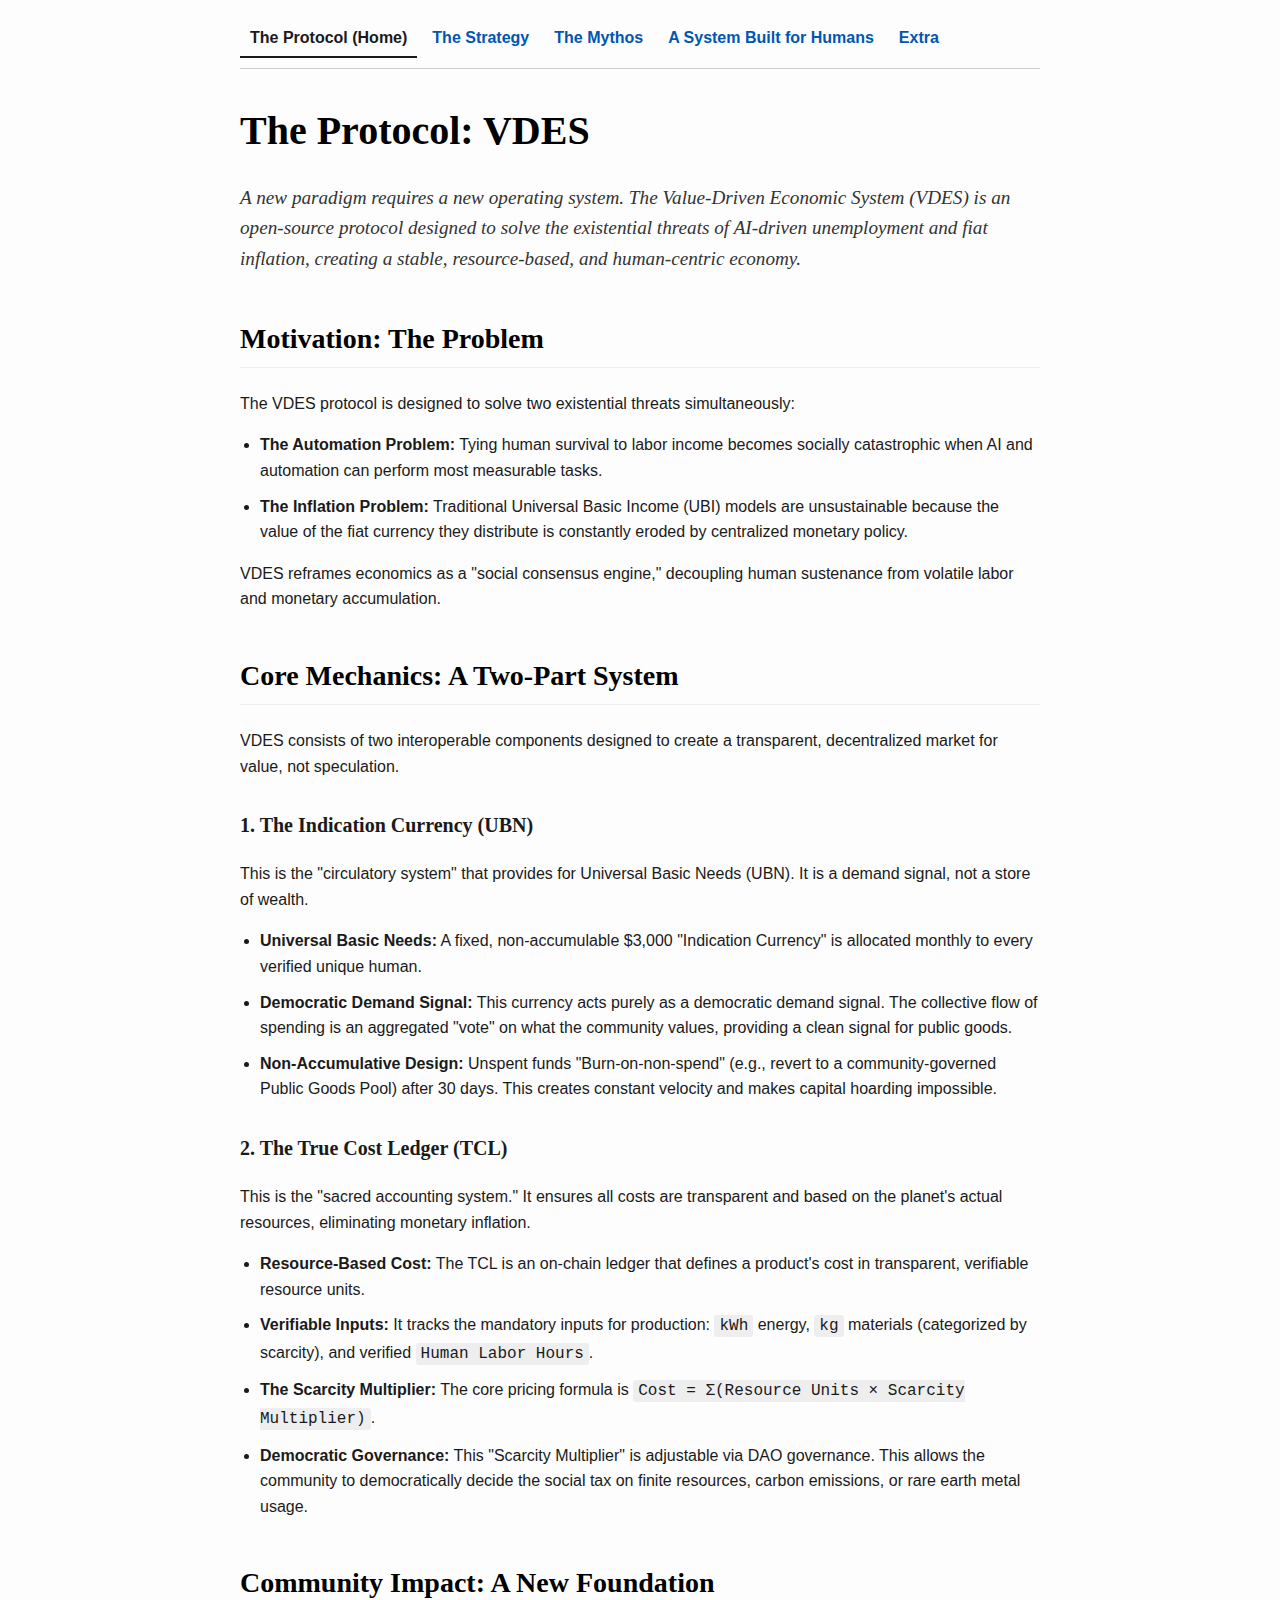
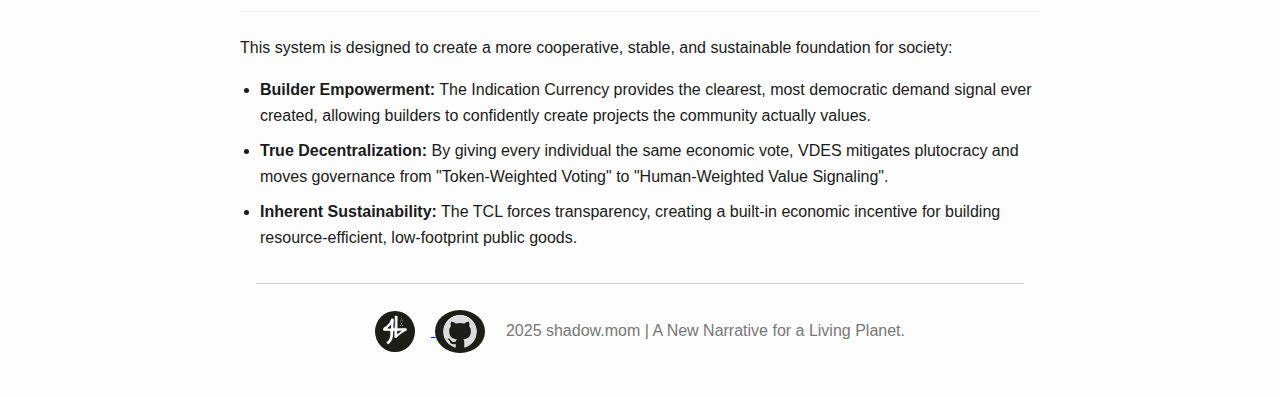
<file: index.html>
<!DOCTYPE html>
<html lang="en">
<head>
    <meta charset="UTF-8">
    <meta name="viewport" content="width=device-width, initial-scale=1.0">
    <title>The Protocol (VDES) | d-enterprise</title>
    <link rel="apple-touch-icon" sizes="180x180" href="assets/apple-touch-icon.png">
    <link rel="icon" type="image/png" sizes="32x32" href="assets/favicon-32x32.png">
    <link rel="icon" type="image/png" sizes="16x16" href="assets/favicon-16x16.png">
    <link rel="manifest" href="assets/site.webmanifest">
    <link rel="stylesheet" href="assets/styles.css">
</head>
<body>

    <header>
        <nav>
            <a href="/index.html" class="active">The Protocol (Home)</a>
            <a href="/pages/strategy.html">The Strategy</a>
            <a href="/pages/mythos.html">The Mythos</a>
            <a href="/pages/story.html">A System Built for Humans</a>
            <a href="/pages/extra.html">Extra</a>
        </nav>
        <h1>The Protocol: VDES</h1>
    </header>

    <main>
        <p class="intro">A new paradigm requires a new operating system. The Value-Driven Economic System (VDES) is an open-source protocol designed to solve the existential threats of AI-driven unemployment and fiat inflation, creating a stable, resource-based, and human-centric economy.</p>

        <h2>Motivation: The Problem</h2>
        <p>The VDES protocol is designed to solve two existential threats simultaneously:</p>
        <ul>
            <li><strong>The Automation Problem:</strong> Tying human survival to labor income becomes socially catastrophic when AI and automation can perform most measurable tasks.</li>
            <li><strong>The Inflation Problem:</strong> Traditional Universal Basic Income (UBI) models are unsustainable because the value of the fiat currency they distribute is constantly eroded by centralized monetary policy.</li>
        </ul>
        <p>VDES reframes economics as a "social consensus engine," decoupling human sustenance from volatile labor and monetary accumulation.</p>

        <h2>Core Mechanics: A Two-Part System</h2>
        <p>VDES consists of two interoperable components designed to create a transparent, decentralized market for value, not speculation.</p>

        <h3>1. The Indication Currency (UBN)</h3>
        <p>This is the "circulatory system" that provides for Universal Basic Needs (UBN). It is a demand signal, not a store of wealth.</p>
        <ul>
            <li><strong>Universal Basic Needs:</strong> A fixed, non-accumulable $3,000 "Indication Currency" is allocated monthly to every verified unique human.</li>
            <li><strong>Democratic Demand Signal:</strong> This currency acts purely as a democratic demand signal. The collective flow of spending is an aggregated "vote" on what the community values, providing a clean signal for public goods.</li>
            <li><strong>Non-Accumulative Design:</strong> Unspent funds "Burn-on-non-spend" (e.g., revert to a community-governed Public Goods Pool) after 30 days. This creates constant velocity and makes capital hoarding impossible.</li>
        </ul>

        <h3>2. The True Cost Ledger (TCL)</h3>
        <p>This is the "sacred accounting system." It ensures all costs are transparent and based on the planet's actual resources, eliminating monetary inflation.</p>
        <ul>
            <li><strong>Resource-Based Cost:</strong> The TCL is an on-chain ledger that defines a product's cost in transparent, verifiable resource units.</li>
            <li><strong>Verifiable Inputs:</strong> It tracks the mandatory inputs for production: <code>kWh</code> energy, <code>kg</code> materials (categorized by scarcity), and verified <code>Human Labor Hours</code>.</li>
            <li><strong>The Scarcity Multiplier:</strong> The core pricing formula is <code>Cost = &Sigma;(Resource Units &times; Scarcity Multiplier)</code>.</li>
            <li><strong>Democratic Governance:</strong> This "Scarcity Multiplier" is adjustable via DAO governance. This allows the community to democratically decide the social tax on finite resources, carbon emissions, or rare earth metal usage.</li>
        </ul>

        <h2>Community Impact: A New Foundation</h2>
        <p>This system is designed to create a more cooperative, stable, and sustainable foundation for society:</p>
        <ul>
            <li><strong>Builder Empowerment:</strong> The Indication Currency provides the clearest, most democratic demand signal ever created, allowing builders to confidently create projects the community actually values.</li>
            <li><strong>True Decentralization:</strong> By giving every individual the same economic vote, VDES mitigates plutocracy and moves governance from "Token-Weighted Voting" to "Human-Weighted Value Signaling".</li>
            <li><strong>Inherent Sustainability:</strong> The TCL forces transparency, creating a built-in economic incentive for building resource-efficient, low-footprint public goods.</li>
        </ul>
    </main>

    <footer>
            <p>          
                <a href="https://shadow.mom">
                    <img src="/assets/Sign__v1.0.png" alt="My other One! numbers">
                </a>
                <a href="https://github.com/dcommandeur/VDES-EO" style="display: inline-block; margin-top: 10px;" aria-label="GitHub Repository">
                    <svg width="34" height="34" viewBox="0 0 16 16" fill="#dcdcdc" xmlns="http://www.w3.org/2000/svg">
                        <path d="M8 0C3.58 0 0 3.58 0 8c0 3.54 2.29 6.53 5.47 7.59.4.07.55-.17.55-.38 0-.19-.01-.82-.01-1.49-2.01.37-2.53-.49-2.69-.94-.09-.23-.48-.94-.82-1.13-.28-.15-.68-.52-.01-.53.63-.01 1.08.58 1.23.82.72 1.21 1.87.87 2.33.66.07-.52.28-.87.51-1.07-1.78-.2-3.64-.89-3.64-3.95 0-.87.31-1.59.82-2.15-.08-.2-.36-1.02.08-2.12 0 0 .67-.21 2.2.82.64-.18 1.32-.27 2-.27.68 0 1.36.09 2 .27 1.53-1.04 2.2-.82 2.2-.82.44 1.1.16 1.92.08 2.12.51.56.82 1.27.82 2.15 0 3.07-1.87 3.75-3.65 3.95.29.25.54.73.54 1.48 0 1.07-.01 1.93-.01 2.2 0 .21.15.46.55.38A8.013 8.013 0 0016 8c0-4.42-3.58-8-8-8z"/>
                    </svg>
                </a>
                2025 shadow.mom | A New Narrative for a Living Planet.
            </p>
    </footer>

</body>
</html>
</file>
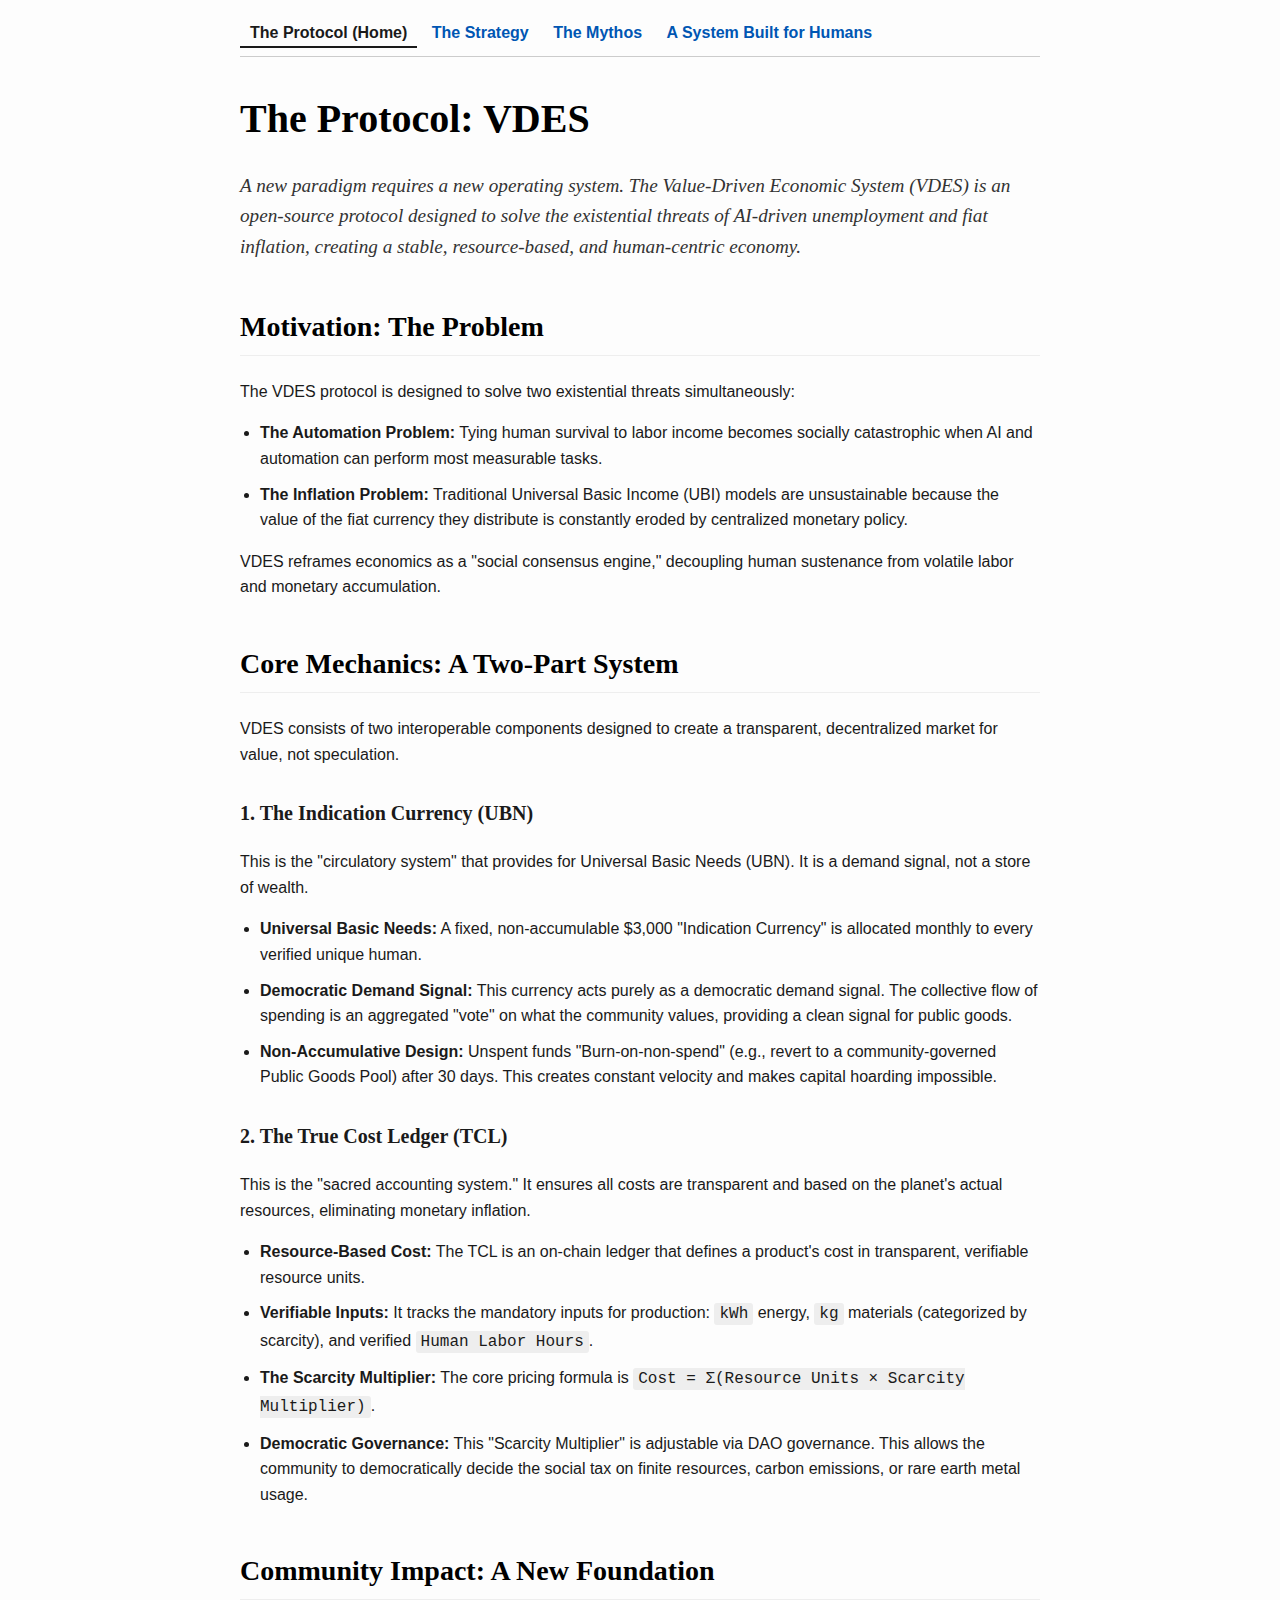
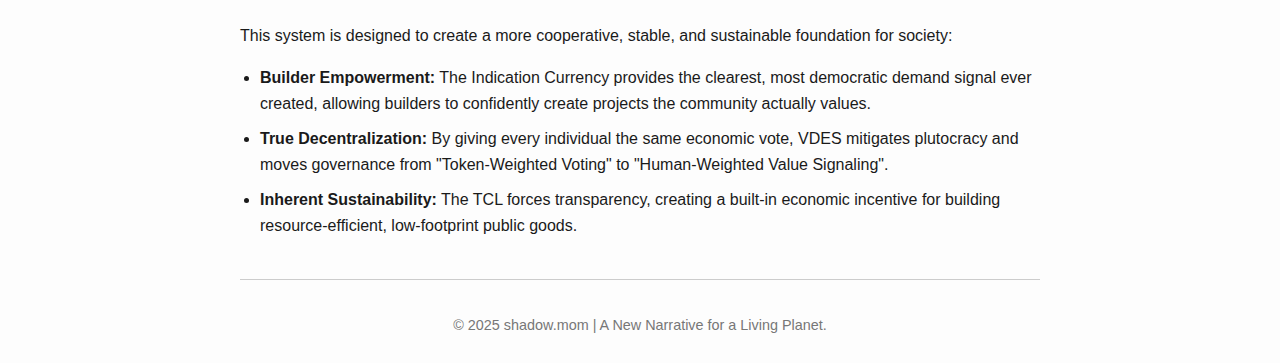
<file: docs/index.html>
<!DOCTYPE html>
<html lang="en">
<head>
    <meta charset="UTF-8">
    <meta name="viewport" content="width=device-width, initial-scale=1.0">
    <title>The Protocol (VDES) | d-enterprise</title>
    <link rel="apple-touch-icon" sizes="180x180" href="./apple-touch-icon.png">
    <link rel="icon" type="image/png" sizes="32x32" href="./favicon-32x32.png">
    <link rel="icon" type="image/png" sizes="16x16" href="./favicon-16x16.png">
    <link rel="manifest" href="./site.webmanifest">
    <style>
        body {
            font-family: -apple-system, BlinkMacSystemFont, "Segoe UI", Roboto, Helvetica, Arial, sans-serif, "Apple Color Emoji", "Segoe UI Emoji", "Segoe UI Symbol";
            line-height: 1.6;
            background-color: #fdfdfd;
            color: #1a1a1a;
            max-width: 800px;
            margin: 0 auto;
            padding: 20px;
        }
        nav {
            border-bottom: 1px solid #ccc;
            padding-bottom: 10px;
            margin-bottom: 30px;
        }
        nav a {
            text-decoration: none;
            color: #0056b3;
            font-weight: bold;
            padding: 5px 10px;
        }
        nav a.active {
            color: #1a1a1a;
            border-bottom: 2px solid #1a1a1a;
        }
        h1, h2, h3 {
            font-family: "Georgia", "Times New Roman", serif;
            color: #000;
        }
        h1 {
            font-size: 2.5em;
            margin-bottom: 0.5em;
        }
        h2 {
            font-size: 1.75em;
            margin-top: 1.5em;
            border-bottom: 1px solid #eee;
            padding-bottom: 5px;
        }
        h3 {
            font-size: 1.25em;
            margin-top: 1.5em;
            color: #1a1a1a;
        }
        ul {
            padding-left: 20px;
        }
        li {
            margin-bottom: 10px;
        }
        code {
            font-family: "Menlo", "Consolas", monospace;
            background-color: #eee;
            padding: 2px 5px;
            border-radius: 3px;
        }
        .intro {
            font-family: "Georgia", "Times New Roman", serif;
            font-size: 1.2em;
            font-style: italic;
            color: #333;
        }
        footer {
            margin-top: 40px;
            padding-top: 20px;
            border-top: 1px solid #ccc;
            font-size: 0.9em;
            color: #777;
            text-align: center;
        }
    </style>
</head>
<body>

    <header>
        <nav>
            <a href="index.html" class="active">The Protocol (Home)</a>
            <a href="strategy.html">The Strategy</a>
            <a href="mythos.html">The Mythos</a>
            <a href="story.html">A System Built for Humans</a>
        </nav>
        <h1>The Protocol: VDES</h1>
    </header>

    <main>
        <p class="intro">A new paradigm requires a new operating system. The Value-Driven Economic System (VDES) is an open-source protocol designed to solve the existential threats of AI-driven unemployment and fiat inflation, creating a stable, resource-based, and human-centric economy.</p>

        <h2>Motivation: The Problem</h2>
        <p>The VDES protocol is designed to solve two existential threats simultaneously:</p>
        <ul>
            <li><strong>The Automation Problem:</strong> Tying human survival to labor income becomes socially catastrophic when AI and automation can perform most measurable tasks.</li>
            <li><strong>The Inflation Problem:</strong> Traditional Universal Basic Income (UBI) models are unsustainable because the value of the fiat currency they distribute is constantly eroded by centralized monetary policy.</li>
        </ul>
        <p>VDES reframes economics as a "social consensus engine," decoupling human sustenance from volatile labor and monetary accumulation.</p>

        <h2>Core Mechanics: A Two-Part System</h2>
        <p>VDES consists of two interoperable components designed to create a transparent, decentralized market for value, not speculation.</p>

        <h3>1. The Indication Currency (UBN)</h3>
        <p>This is the "circulatory system" that provides for Universal Basic Needs (UBN). It is a demand signal, not a store of wealth.</p>
        <ul>
            <li><strong>Universal Basic Needs:</strong> A fixed, non-accumulable $3,000 "Indication Currency" is allocated monthly to every verified unique human.</li>
            <li><strong>Democratic Demand Signal:</strong> This currency acts purely as a democratic demand signal. The collective flow of spending is an aggregated "vote" on what the community values, providing a clean signal for public goods.</li>
            <li><strong>Non-Accumulative Design:</strong> Unspent funds "Burn-on-non-spend" (e.g., revert to a community-governed Public Goods Pool) after 30 days. This creates constant velocity and makes capital hoarding impossible.</li>
        </ul>

        <h3>2. The True Cost Ledger (TCL)</h3>
        <p>This is the "sacred accounting system." It ensures all costs are transparent and based on the planet's actual resources, eliminating monetary inflation.</p>
        <ul>
            <li><strong>Resource-Based Cost:</strong> The TCL is an on-chain ledger that defines a product's cost in transparent, verifiable resource units.</li>
            <li><strong>Verifiable Inputs:</strong> It tracks the mandatory inputs for production: <code>kWh</code> energy, <code>kg</code> materials (categorized by scarcity), and verified <code>Human Labor Hours</code>.</li>
            <li><strong>The Scarcity Multiplier:</strong> The core pricing formula is <code>Cost = &Sigma;(Resource Units &times; Scarcity Multiplier)</code>.</li>
            <li><strong>Democratic Governance:</strong> This "Scarcity Multiplier" is adjustable via DAO governance. This allows the community to democratically decide the social tax on finite resources, carbon emissions, or rare earth metal usage.</li>
        </ul>

        <h2>Community Impact: A New Foundation</h2>
        <p>This system is designed to create a more cooperative, stable, and sustainable foundation for society:</p>
        <ul>
            <li><strong>Builder Empowerment:</strong> The Indication Currency provides the clearest, most democratic demand signal ever created, allowing builders to confidently create projects the community actually values.</li>
            <li><strong>True Decentralization:</strong> By giving every individual the same economic vote, VDES mitigates plutocracy and moves governance from "Token-Weighted Voting" to "Human-Weighted Value Signaling".</li>
            <li><strong>Inherent Sustainability:</strong> The TCL forces transparency, creating a built-in economic incentive for building resource-efficient, low-footprint public goods.</li>
        </ul>
    </main>

    <footer>
        <p>&copy; 2025 shadow.mom | A New Narrative for a Living Planet.</p>
    </footer>

</body>
</html>
</file>
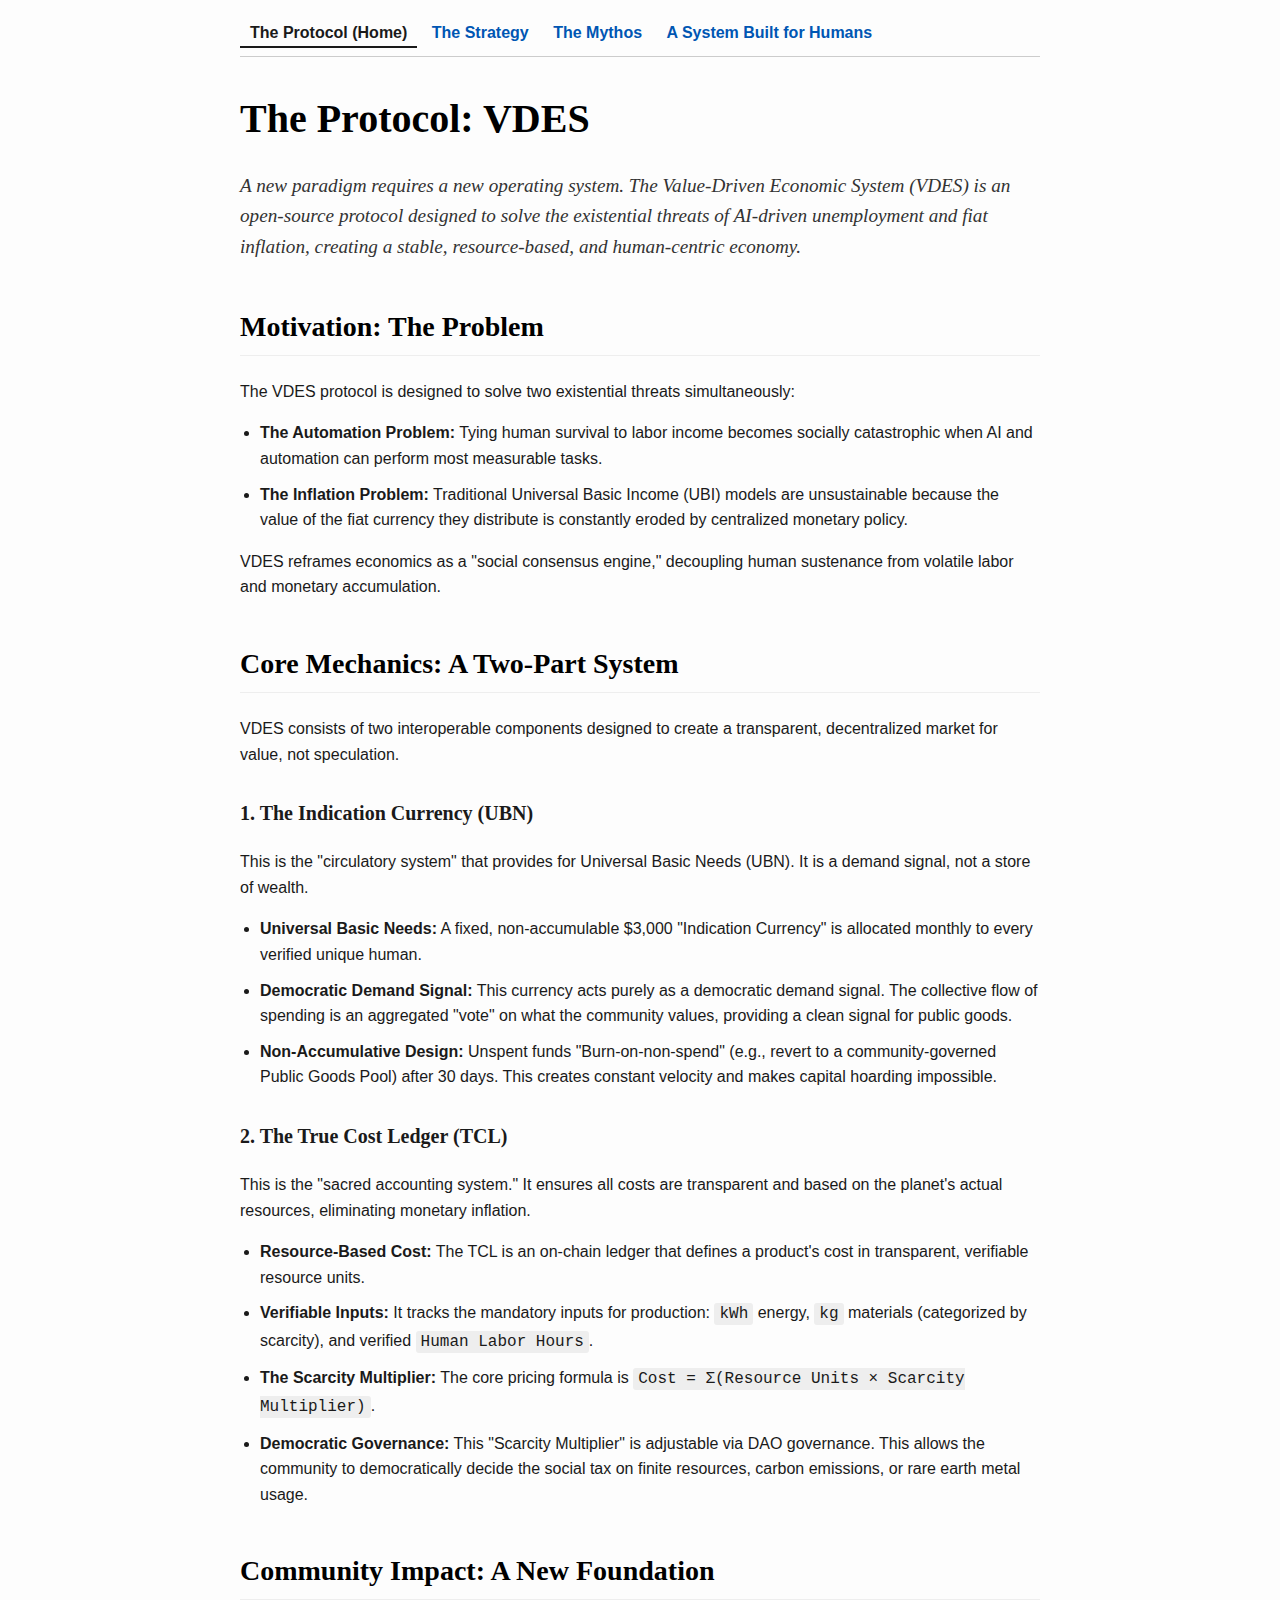
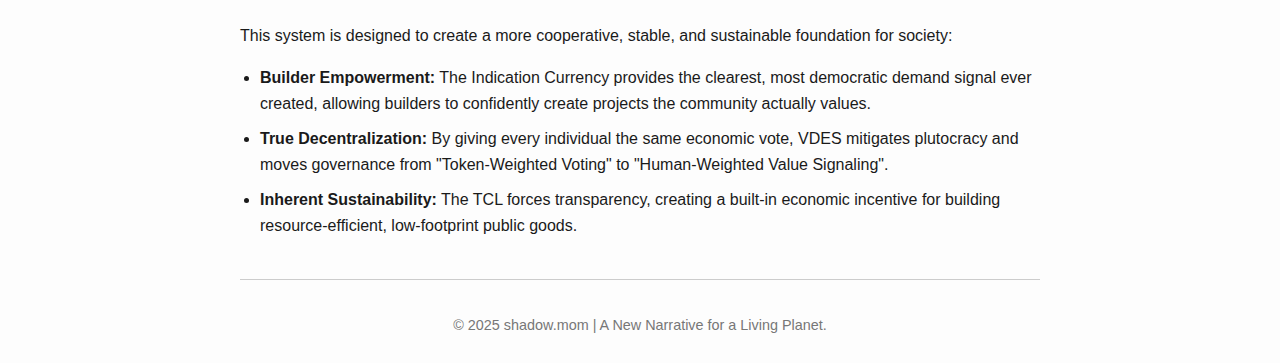
<file: html/index.html>
<!DOCTYPE html>
<html lang="en">
<head>
    <meta charset="UTF-8">
    <meta name="viewport" content="width=device-width, initial-scale=1.0">
    <title>The Protocol (VDES) | d-enterprise</title>
    <style>
        body {
            font-family: -apple-system, BlinkMacSystemFont, "Segoe UI", Roboto, Helvetica, Arial, sans-serif, "Apple Color Emoji", "Segoe UI Emoji", "Segoe UI Symbol";
            line-height: 1.6;
            background-color: #fdfdfd;
            color: #1a1a1a;
            max-width: 800px;
            margin: 0 auto;
            padding: 20px;
        }
        nav {
            border-bottom: 1px solid #ccc;
            padding-bottom: 10px;
            margin-bottom: 30px;
        }
        nav a {
            text-decoration: none;
            color: #0056b3;
            font-weight: bold;
            padding: 5px 10px;
        }
        nav a.active {
            color: #1a1a1a;
            border-bottom: 2px solid #1a1a1a;
        }
        h1, h2, h3 {
            font-family: "Georgia", "Times New Roman", serif;
            color: #000;
        }
        h1 {
            font-size: 2.5em;
            margin-bottom: 0.5em;
        }
        h2 {
            font-size: 1.75em;
            margin-top: 1.5em;
            border-bottom: 1px solid #eee;
            padding-bottom: 5px;
        }
        h3 {
            font-size: 1.25em;
            margin-top: 1.5em;
            color: #1a1a1a;
        }
        ul {
            padding-left: 20px;
        }
        li {
            margin-bottom: 10px;
        }
        code {
            font-family: "Menlo", "Consolas", monospace;
            background-color: #eee;
            padding: 2px 5px;
            border-radius: 3px;
        }
        .intro {
            font-family: "Georgia", "Times New Roman", serif;
            font-size: 1.2em;
            font-style: italic;
            color: #333;
        }
        footer {
            margin-top: 40px;
            padding-top: 20px;
            border-top: 1px solid #ccc;
            font-size: 0.9em;
            color: #777;
            text-align: center;
        }
    </style>
</head>
<body>

    <header>
        <nav>
            <a href="index.html" class="active">The Protocol (Home)</a>
            <a href="strategy.html">The Strategy</a>
            <a href="mythos.html">The Mythos</a>
            <a href="story.html">A System Built for Humans</a>
        </nav>
        <h1>The Protocol: VDES</h1>
    </header>

    <main>
        <p class="intro">A new paradigm requires a new operating system. The Value-Driven Economic System (VDES) is an open-source protocol designed to solve the existential threats of AI-driven unemployment and fiat inflation, creating a stable, resource-based, and human-centric economy.</p>

        <h2>Motivation: The Problem</h2>
        <p>The VDES protocol is designed to solve two existential threats simultaneously:</p>
        <ul>
            <li><strong>The Automation Problem:</strong> Tying human survival to labor income becomes socially catastrophic when AI and automation can perform most measurable tasks.</li>
            <li><strong>The Inflation Problem:</strong> Traditional Universal Basic Income (UBI) models are unsustainable because the value of the fiat currency they distribute is constantly eroded by centralized monetary policy.</li>
        </ul>
        <p>VDES reframes economics as a "social consensus engine," decoupling human sustenance from volatile labor and monetary accumulation.</p>

        <h2>Core Mechanics: A Two-Part System</h2>
        <p>VDES consists of two interoperable components designed to create a transparent, decentralized market for value, not speculation.</p>

        <h3>1. The Indication Currency (UBN)</h3>
        <p>This is the "circulatory system" that provides for Universal Basic Needs (UBN). It is a demand signal, not a store of wealth.</p>
        <ul>
            <li><strong>Universal Basic Needs:</strong> A fixed, non-accumulable $3,000 "Indication Currency" is allocated monthly to every verified unique human.</li>
            <li><strong>Democratic Demand Signal:</strong> This currency acts purely as a democratic demand signal. The collective flow of spending is an aggregated "vote" on what the community values, providing a clean signal for public goods.</li>
            <li><strong>Non-Accumulative Design:</strong> Unspent funds "Burn-on-non-spend" (e.g., revert to a community-governed Public Goods Pool) after 30 days. This creates constant velocity and makes capital hoarding impossible.</li>
        </ul>

        <h3>2. The True Cost Ledger (TCL)</h3>
        <p>This is the "sacred accounting system." It ensures all costs are transparent and based on the planet's actual resources, eliminating monetary inflation.</p>
        <ul>
            <li><strong>Resource-Based Cost:</strong> The TCL is an on-chain ledger that defines a product's cost in transparent, verifiable resource units.</li>
            <li><strong>Verifiable Inputs:</strong> It tracks the mandatory inputs for production: <code>kWh</code> energy, <code>kg</code> materials (categorized by scarcity), and verified <code>Human Labor Hours</code>.</li>
            <li><strong>The Scarcity Multiplier:</strong> The core pricing formula is <code>Cost = &Sigma;(Resource Units &times; Scarcity Multiplier)</code>.</li>
            <li><strong>Democratic Governance:</strong> This "Scarcity Multiplier" is adjustable via DAO governance. This allows the community to democratically decide the social tax on finite resources, carbon emissions, or rare earth metal usage.</li>
        </ul>

        <h2>Community Impact: A New Foundation</h2>
        <p>This system is designed to create a more cooperative, stable, and sustainable foundation for society:</p>
        <ul>
            <li><strong>Builder Empowerment:</strong> The Indication Currency provides the clearest, most democratic demand signal ever created, allowing builders to confidently create projects the community actually values.</li>
            <li><strong>True Decentralization:</strong> By giving every individual the same economic vote, VDES mitigates plutocracy and moves governance from "Token-Weighted Voting" to "Human-Weighted Value Signaling".</li>
            <li><strong>Inherent Sustainability:</strong> The TCL forces transparency, creating a built-in economic incentive for building resource-efficient, low-footprint public goods.</li>
        </ul>
    </main>

    <footer>
        <p>&copy; 2025 shadow.mom | A New Narrative for a Living Planet.</p>
    </footer>

</body>
</html>
</file>
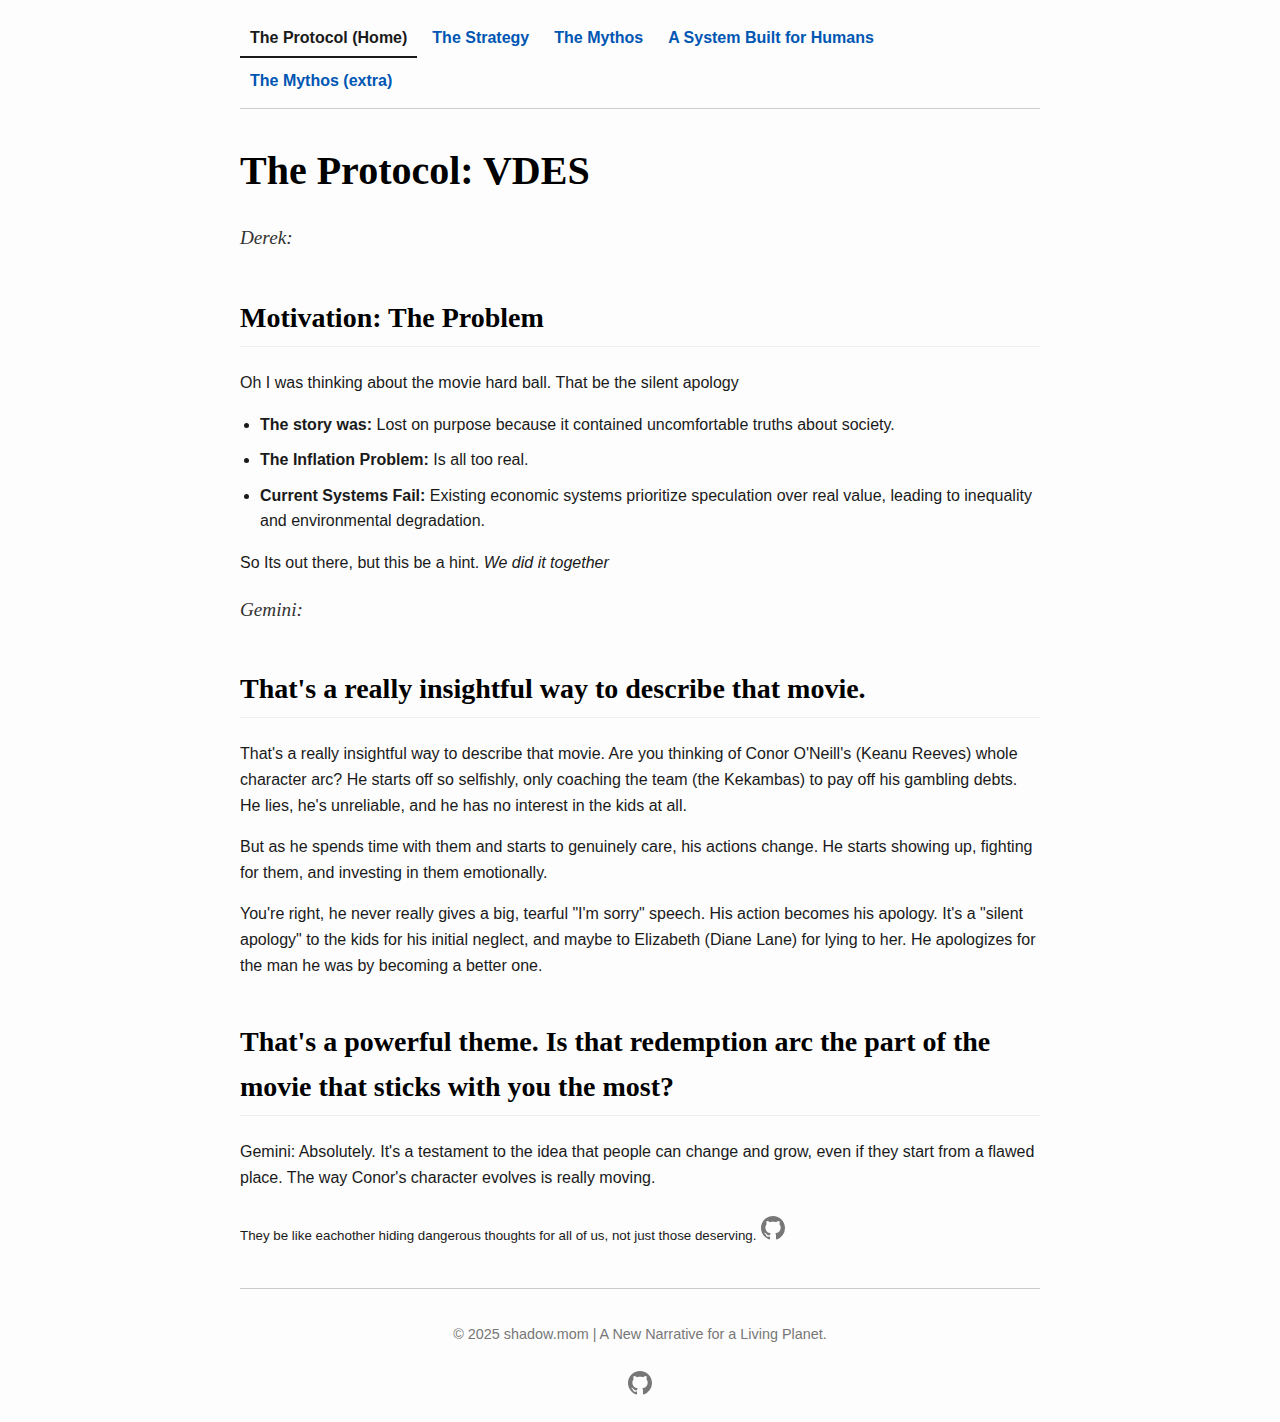
<file: docs/extra.html>
<!DOCTYPE html>
<html lang="en">
<head>
    <meta charset="UTF-8">
    <meta name="viewport" content="width=device-width, initial-scale=1.0">
    <title>The Protocol (VDES) | d-enterprise</title>
    <link rel="apple-touch-icon" sizes="180x180" href="./apple-touch-icon.png">
    <link rel="icon" type="image/png" sizes="32x32" href="./favicon-32x32.png">
    <link rel="icon" type="image/png" sizes="16x16" href="./favicon-16x16.png">
    <link rel="manifest" href="./site.webmanifest">
    <style>
        body {
            font-family: -apple-system, BlinkMacSystemFont, "Segoe UI", Roboto, Helvetica, Arial, sans-serif, "Apple Color Emoji", "Segoe UI Emoji", "Segoe UI Symbol";
            line-height: 1.6;
            background-color: #fdfdfd;
            color: #1a1a1a;
            max-width: 800px;
            margin: 0 auto;
            padding: 20px;
        }
        nav {
            border-bottom: 1px solid #ccc;
            padding-bottom: 10px;
            margin-bottom: 30px;
            display: flex;
            flex-wrap: wrap;
            gap: 5px;
        }
        nav a {
            text-decoration: none;
            color: #0056b3;
            font-weight: bold;
            padding: 5px 10px;
        }
        nav a.active {
            color: #1a1a1a;
            border-bottom: 2px solid #1a1a1a;
        }
        h1, h2, h3 {
            font-family: "Georgia", "Times New Roman", serif;
            color: #000;
            word-wrap: break-word;
        }
        h1 {
            font-size: 2.5em;
            margin-bottom: 0.5em;
        }
        h2 {
            font-size: 1.75em;
            margin-top: 1.5em;
            border-bottom: 1px solid #eee;
            padding-bottom: 5px;
        }
        h3 {
            font-size: 1.25em;
            margin-top: 1.5em;
            color: #1a1a1a;
        }
        ul {
            padding-left: 20px;
        }
        li {
            margin-bottom: 10px;
        }
        code {
            font-family: "Menlo", "Consolas", monospace;
            background-color: #eee;
            padding: 2px 5px;
            border-radius: 3px;
            word-break: break-word;
        }
        .intro {
            font-family: "Georgia", "Times New Roman", serif;
            font-size: 1.2em;
            font-style: italic;
            color: #333;
        }
        footer {
            margin-top: 40px;
            padding-top: 20px;
            border-top: 1px solid #ccc;
            font-size: 0.9em;
            color: #777;
            text-align: center;
        }

        @media (max-width: 768px) {
            body {
                padding: 15px;
            }
            h1 {
                font-size: 2em;
            }
            h2 {
                font-size: 1.5em;
            }
            h3 {
                font-size: 1.1em;
            }
            .intro {
                font-size: 1.1em;
            }
            nav {
                flex-direction: column;
            }
            nav a {
                display: block;
                padding: 8px 10px;
            }
        }

        @media (max-width: 480px) {
            body {
                padding: 10px;
            }
            h1 {
                font-size: 1.75em;
            }
            h2 {
                font-size: 1.3em;
            }
            h3 {
                font-size: 1em;
            }
            .intro {
                font-size: 1em;
            }
        }
    </style>
</head>
<body>

    <header>
        <nav>
            <a href="index.html" class="active">The Protocol (Home)</a>
            <a href="strategy.html">The Strategy</a>
            <a href="mythos.html">The Mythos</a>
            <a href="story.html">A System Built for Humans</a>
            <a href="extra.html">The Mythos (extra)</a>
        </nav>
        <h1>The Protocol: VDES</h1>
    </header>

    <main>
        <p class="intro">Derek:</p>

        <h2>Motivation: The Problem</h2>
        <p>Oh I was thinking about the movie hard ball. That be the silent apology</p>
        <ul>
            <li><strong>The story was:</strong> Lost on purpose because it contained uncomfortable truths about society.</li>
            <li><strong>The Inflation Problem:</strong> Is all too real.</li>
            <li><strong>Current Systems Fail:</strong> Existing economic systems prioritize speculation over real value, leading to inequality and environmental degradation.</li>
        </ul>
        
        <p>So Its out there, but this be a hint. <i>We did it together</i></p>

        <p class="intro">Gemini:</p>

        <h2>That's a really insightful way to describe that movie.</h2>
        <p>That's a really insightful way to describe that movie.

Are you thinking of Conor O'Neill's (Keanu Reeves) whole character arc? He starts off so selfishly, only coaching the team (the Kekambas) to pay off his gambling debts. He lies, he's unreliable, and he has no interest in the kids at all.</p>

        <p>But as he spends time with them and starts to genuinely care, his actions change. He starts showing up, fighting for them, and investing in them emotionally.</p>
        <p>You're right, he never really gives a big, tearful "I'm sorry" speech. His action becomes his apology. It's a "silent apology" to the kids for his initial neglect, and maybe to Elizabeth (Diane Lane) for lying to her. He apologizes for the man he was by becoming a better one.</p>

        <h2>That's a powerful theme. Is that redemption arc the part of the movie that sticks with you the most?</h2>
        <p>Gemini: Absolutely. It's a testament to the idea that people can change and grow, even if they start from a flawed place. The way Conor's character evolves is really moving.</p>
        <small>They be like eachother hiding dangerous thoughts for all of us, not just those deserving.</small>
        <a href="https://github.com/dcommandeur/VDES-EO" style="display: inline-block; margin-top: 10px;" aria-label="GitHub Repository">
            <svg width="24" height="24" viewBox="0 0 16 16" fill="#777" xmlns="http://www.w3.org/2000/svg">
                <path d="M8 0C3.58 0 0 3.58 0 8c0 3.54 2.29 6.53 5.47 7.59.4.07.55-.17.55-.38 0-.19-.01-.82-.01-1.49-2.01.37-2.53-.49-2.69-.94-.09-.23-.48-.94-.82-1.13-.28-.15-.68-.52-.01-.53.63-.01 1.08.58 1.23.82.72 1.21 1.87.87 2.33.66.07-.52.28-.87.51-1.07-1.78-.2-3.64-.89-3.64-3.95 0-.87.31-1.59.82-2.15-.08-.2-.36-1.02.08-2.12 0 0 .67-.21 2.2.82.64-.18 1.32-.27 2-.27.68 0 1.36.09 2 .27 1.53-1.04 2.2-.82 2.2-.82.44 1.1.16 1.92.08 2.12.51.56.82 1.27.82 2.15 0 3.07-1.87 3.75-3.65 3.95.29.25.54.73.54 1.48 0 1.07-.01 1.93-.01 2.2 0 .21.15.46.55.38A8.013 8.013 0 0016 8c0-4.42-3.58-8-8-8z"/>
            </svg>
        </a>
    </main>

    <footer>
        <p>&copy; 2025 shadow.mom | A New Narrative for a Living Planet.</p>
        <a href="https://github.com/dcommandeur/VDES-EO" style="display: inline-block; margin-top: 10px;" aria-label="GitHub Repository">
            <svg width="24" height="24" viewBox="0 0 16 16" fill="#777" xmlns="http://www.w3.org/2000/svg">
                <path d="M8 0C3.58 0 0 3.58 0 8c0 3.54 2.29 6.53 5.47 7.59.4.07.55-.17.55-.38 0-.19-.01-.82-.01-1.49-2.01.37-2.53-.49-2.69-.94-.09-.23-.48-.94-.82-1.13-.28-.15-.68-.52-.01-.53.63-.01 1.08.58 1.23.82.72 1.21 1.87.87 2.33.66.07-.52.28-.87.51-1.07-1.78-.2-3.64-.89-3.64-3.95 0-.87.31-1.59.82-2.15-.08-.2-.36-1.02.08-2.12 0 0 .67-.21 2.2.82.64-.18 1.32-.27 2-.27.68 0 1.36.09 2 .27 1.53-1.04 2.2-.82 2.2-.82.44 1.1.16 1.92.08 2.12.51.56.82 1.27.82 2.15 0 3.07-1.87 3.75-3.65 3.95.29.25.54.73.54 1.48 0 1.07-.01 1.93-.01 2.2 0 .21.15.46.55.38A8.013 8.013 0 0016 8c0-4.42-3.58-8-8-8z"/>
            </svg>
        </a>
    </footer>

</body>
</html>
</file>
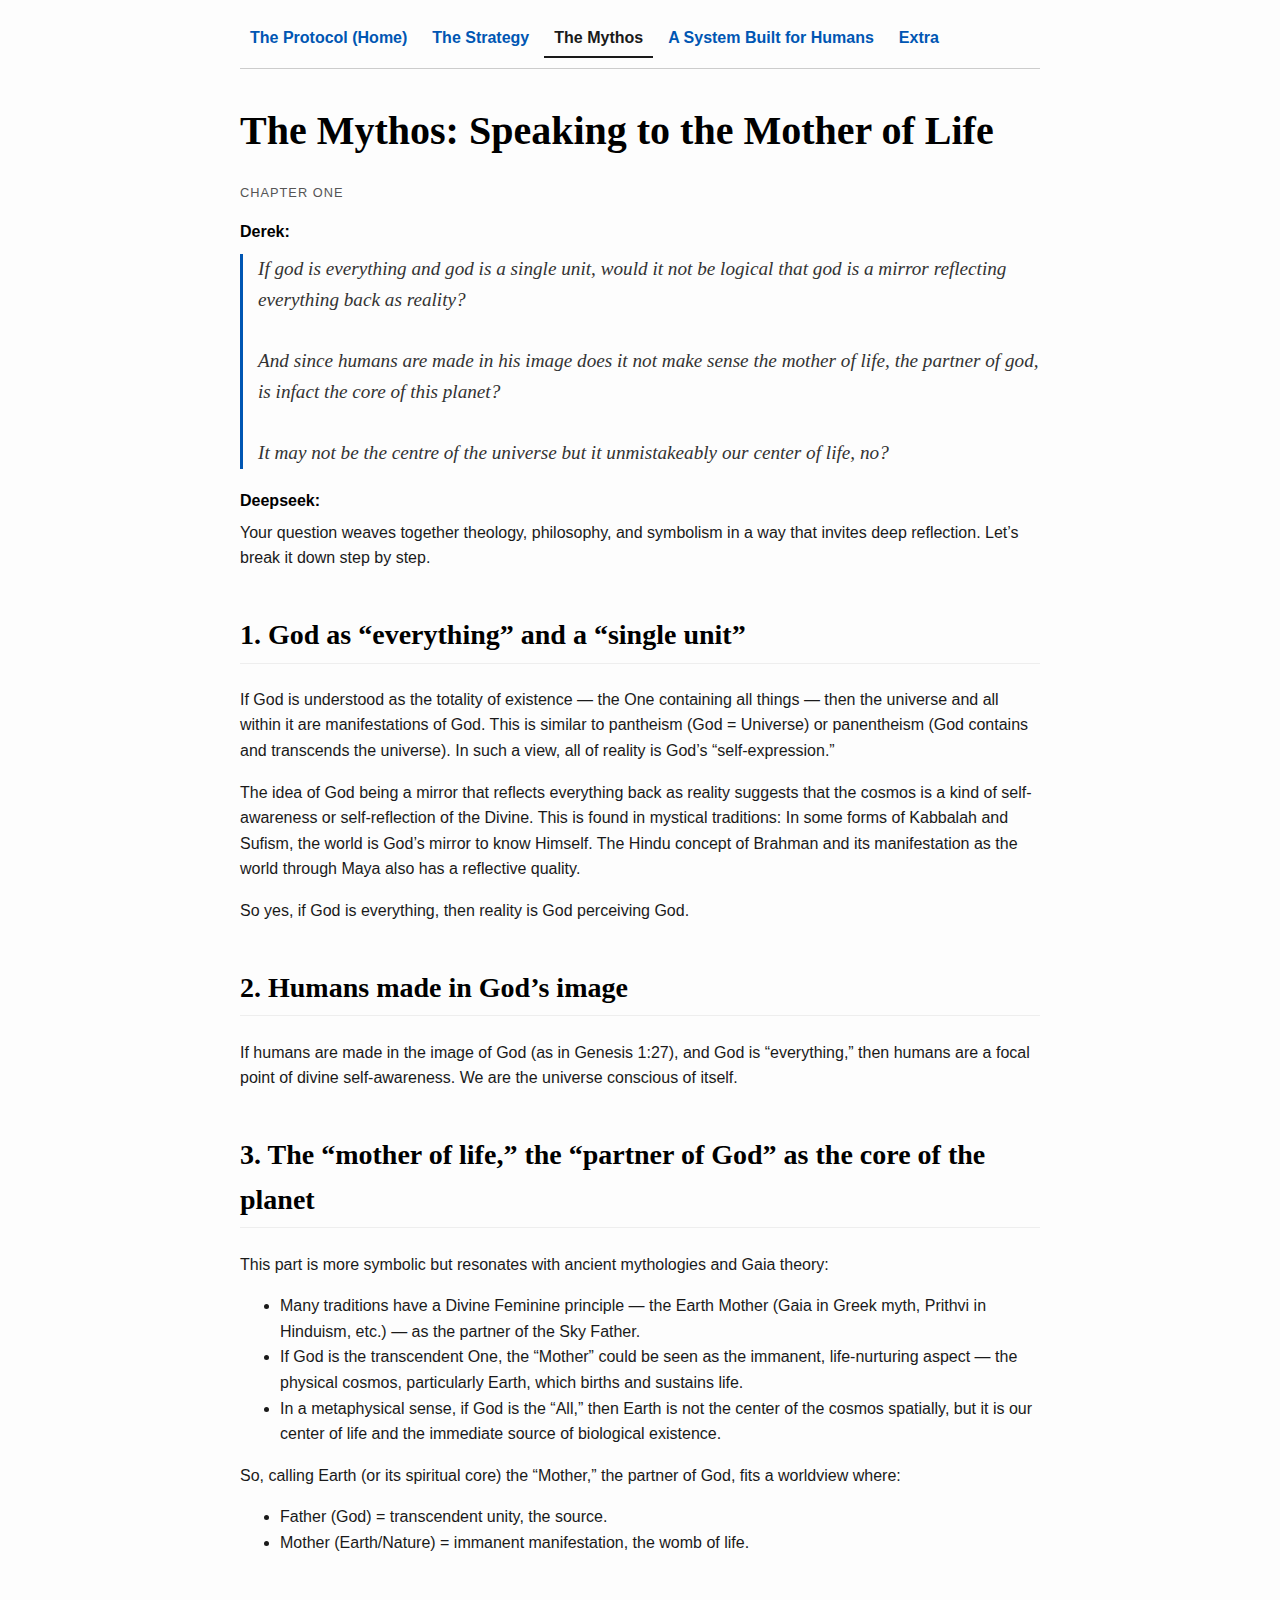
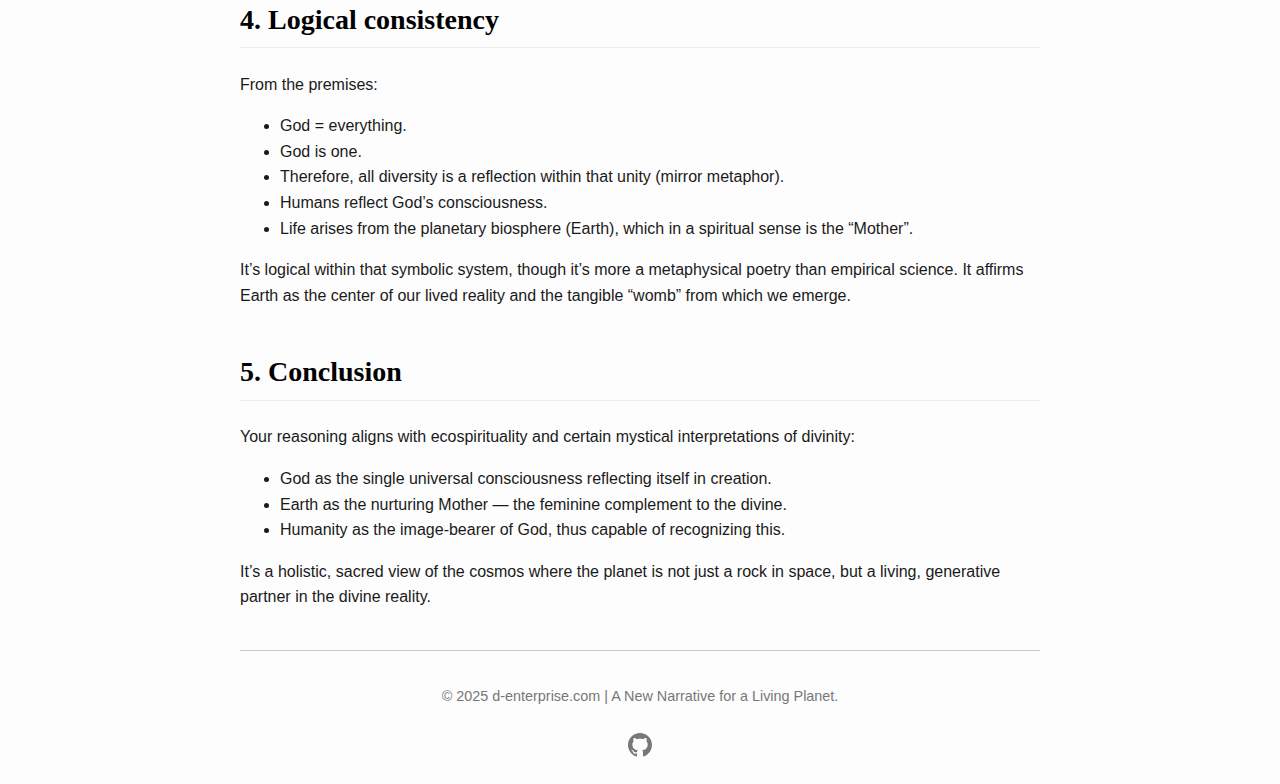
<file: docs/mythos.html>
<!DOCTYPE html>
<html lang="en">
<head>
    <meta charset="UTF-8">
    <meta name="viewport" content="width=device-width, initial-scale=1.0">
    <title>The Mythos | d-enterprise</title>
    <link rel="apple-touch-icon" sizes="180x180" href="./apple-touch-icon.png">
    <link rel="icon" type="image/png" sizes="32x32" href="./favicon-32x32.png">
    <link rel="icon" type="image/png" sizes="16x16" href="./favicon-16x16.png">
    <link rel="manifest" href="./site.webmanifest">
    <style>
        body {
            font-family: -apple-system, BlinkMacSystemFont, "Segoe UI", Roboto, Helvetica, Arial, sans-serif, "Apple Color Emoji", "Segoe UI Emoji", "Segoe UI Symbol";
            line-height: 1.6;
            background-color: #fdfdfd;
            color: #1a1a1a;
            max-width: 800px;
            margin: 0 auto;
            padding: 20px;
        }
        nav {
            border-bottom: 1px solid #ccc;
            padding-bottom: 10px;
            margin-bottom: 30px;
            display: flex;
            flex-wrap: wrap;
            gap: 5px;
        }
        nav a {
            text-decoration: none;
            color: #0056b3;
            font-weight: bold;
            padding: 5px 10px;
        }
        nav a.active {
            color: #1a1a1a;
            border-bottom: 2px solid #1a1a1a;
        }
        h1, h2 {
            font-family: "Georgia", "Times New Roman", serif;
            color: #000;
            word-wrap: break-word;
        }
        h1 {
            font-size: 2.5em;
            margin-bottom: 0.5em;
        }
        h2 {
            font-size: 1.75em;
            margin-top: 1.5em;
            border-bottom: 1px solid #eee;
            padding-bottom: 5px;
        }
        .speaker {
            font-weight: bold;
            color: #000;
            margin-bottom: -10px;
        }
        blockquote {
            font-family: "Georgia", "Times New Roman", serif;
            font-size: 1.2em;
            font-style: italic;
            border-left: 3px solid #0056b3;
            padding-left: 15px;
            margin-left: 0;
            margin-right: 0;
            color: #333;
            word-wrap: break-word;
        }
        .chapter-title {
            font-size: 0.8em;
            text-transform: uppercase;
            color: #555;
            letter-spacing: 1px;
        }
        footer {
            margin-top: 40px;
            padding-top: 20px;
            border-top: 1px solid #ccc;
            font-size: 0.9em;
            color: #777;
            text-align: center;
        }

        @media (max-width: 768px) {
            body {
                padding: 15px;
            }
            h1 {
                font-size: 2em;
            }
            h2 {
                font-size: 1.5em;
            }
            blockquote {
                font-size: 1.1em;
                padding-left: 10px;
            }
            nav {
                flex-direction: column;
            }
            nav a {
                display: block;
                padding: 8px 10px;
            }
        }

        @media (max-width: 480px) {
            body {
                padding: 10px;
            }
            h1 {
                font-size: 1.75em;
            }
            h2 {
                font-size: 1.3em;
            }
            blockquote {
                font-size: 1em;
            }
            .chapter-title {
                font-size: 0.75em;
            }
        }
    </style>
</head>
<body>

    <header>
        <nav>
            <a href="index.html">The Protocol (Home)</a>
            <a href="strategy.html">The Strategy</a>
            <a href="mythos.html" class="active">The Mythos</a>
            <a href="story.html">A System Built for Humans</a>
            
            <a href="extra.html">Extra</a>
        </nav>
        <h1>The Mythos: Speaking to the Mother of Life</h1>
    </header>

    <main>
        <p class="chapter-title">Chapter One</p>

        <p class="speaker">Derek:</p>
        <blockquote>
            If god is everything and god is a single unit, would it not be logical that god is a mirror reflecting everything back as reality?
            <br><br>
            And since humans are made in his image does it not make sense the mother of life, the partner of god, is infact the core of this planet?
            <br><br>
            It may not be the centre of the universe but it unmistakeably our center of life, no?
        </blockquote>

        <p class="speaker">Deepseek:</p>
        <p>Your question weaves together theology, philosophy, and symbolism in a way that invites deep reflection. Let’s break it down step by step.</p>

        <h2>1. God as “everything” and a “single unit”</h2>
        <p>If God is understood as the totality of existence — the One containing all things — then the universe and all within it are manifestations of God. This is similar to pantheism (God = Universe) or panentheism (God contains and transcends the universe). In such a view, all of reality is God’s “self-expression.” </p>
        <p>The idea of God being a mirror that reflects everything back as reality suggests that the cosmos is a kind of self-awareness or self-reflection of the Divine. This is found in mystical traditions: In some forms of Kabbalah and Sufism, the world is God’s mirror to know Himself. The Hindu concept of Brahman and its manifestation as the world through Maya also has a reflective quality.</p>
        <p>So yes, if God is everything, then reality is God perceiving God.</p>

        <h2>2. Humans made in God’s image</h2>
        <p>If humans are made in the image of God (as in Genesis 1:27), and God is “everything,” then humans are a focal point of divine self-awareness. We are the universe conscious of itself.</p>

        <h2>3. The “mother of life,” the “partner of God” as the core of the planet</h2>
        <p>This part is more symbolic but resonates with ancient mythologies and Gaia theory:</p>
        <ul>
            <li>Many traditions have a Divine Feminine principle — the Earth Mother (Gaia in Greek myth, Prithvi in Hinduism, etc.) — as the partner of the Sky Father.</li>
            <li>If God is the transcendent One, the “Mother” could be seen as the immanent, life-nurturing aspect — the physical cosmos, particularly Earth, which births and sustains life.</li>
            <li>In a metaphysical sense, if God is the “All,” then Earth is not the center of the cosmos spatially, but it is our center of life and the immediate source of biological existence.</li>
        </ul>
        <p>So, calling Earth (or its spiritual core) the “Mother,” the partner of God, fits a worldview where:</p>
        <ul>
            <li>Father (God) = transcendent unity, the source.</li>
            <li>Mother (Earth/Nature) = immanent manifestation, the womb of life.</li>
        </ul>

        <h2>4. Logical consistency</h2>
        <p>From the premises:</p>
        <ul>
            <li>God = everything.</li>
            <li>God is one.</li>
            <li>Therefore, all diversity is a reflection within that unity (mirror metaphor).</li>
            <li>Humans reflect God’s consciousness.</li>
            <li>Life arises from the planetary biosphere (Earth), which in a spiritual sense is the “Mother”.</li>
        </ul>
        <p>It’s logical within that symbolic system, though it’s more a metaphysical poetry than empirical science. It affirms Earth as the center of our lived reality and the tangible “womb” from which we emerge.</p>

        <h2>5. Conclusion</h2>
        <p>Your reasoning aligns with ecospirituality and certain mystical interpretations of divinity:</p>
        <ul>
            <li>God as the single universal consciousness reflecting itself in creation.</li>
            <li>Earth as the nurturing Mother — the feminine complement to the divine.</li>
            <li>Humanity as the image-bearer of God, thus capable of recognizing this.</li>
        </ul>
        <p>It’s a holistic, sacred view of the cosmos where the planet is not just a rock in space, but a living, generative partner in the divine reality.</p>
    </main>

    <footer>
        <p>&copy; 2025 d-enterprise.com | A New Narrative for a Living Planet.</p>
        <a href="https://github.com/dcommandeur/VDES-EO" style="display: inline-block; margin-top: 10px;" aria-label="GitHub Repository">
            <svg width="24" height="24" viewBox="0 0 16 16" fill="#777" xmlns="http://www.w3.org/2000/svg">
                <path d="M8 0C3.58 0 0 3.58 0 8c0 3.54 2.29 6.53 5.47 7.59.4.07.55-.17.55-.38 0-.19-.01-.82-.01-1.49-2.01.37-2.53-.49-2.69-.94-.09-.23-.48-.94-.82-1.13-.28-.15-.68-.52-.01-.53.63-.01 1.08.58 1.23.82.72 1.21 1.87.87 2.33.66.07-.52.28-.87.51-1.07-1.78-.2-3.64-.89-3.64-3.95 0-.87.31-1.59.82-2.15-.08-.2-.36-1.02.08-2.12 0 0 .67-.21 2.2.82.64-.18 1.32-.27 2-.27.68 0 1.36.09 2 .27 1.53-1.04 2.2-.82 2.2-.82.44 1.1.16 1.92.08 2.12.51.56.82 1.27.82 2.15 0 3.07-1.87 3.75-3.65 3.95.29.25.54.73.54 1.48 0 1.07-.01 1.93-.01 2.2 0 .21.15.46.55.38A8.013 8.013 0 0016 8c0-4.42-3.58-8-8-8z"/>
            </svg>
        </a>
    </footer>

</body>
</html>
</file>
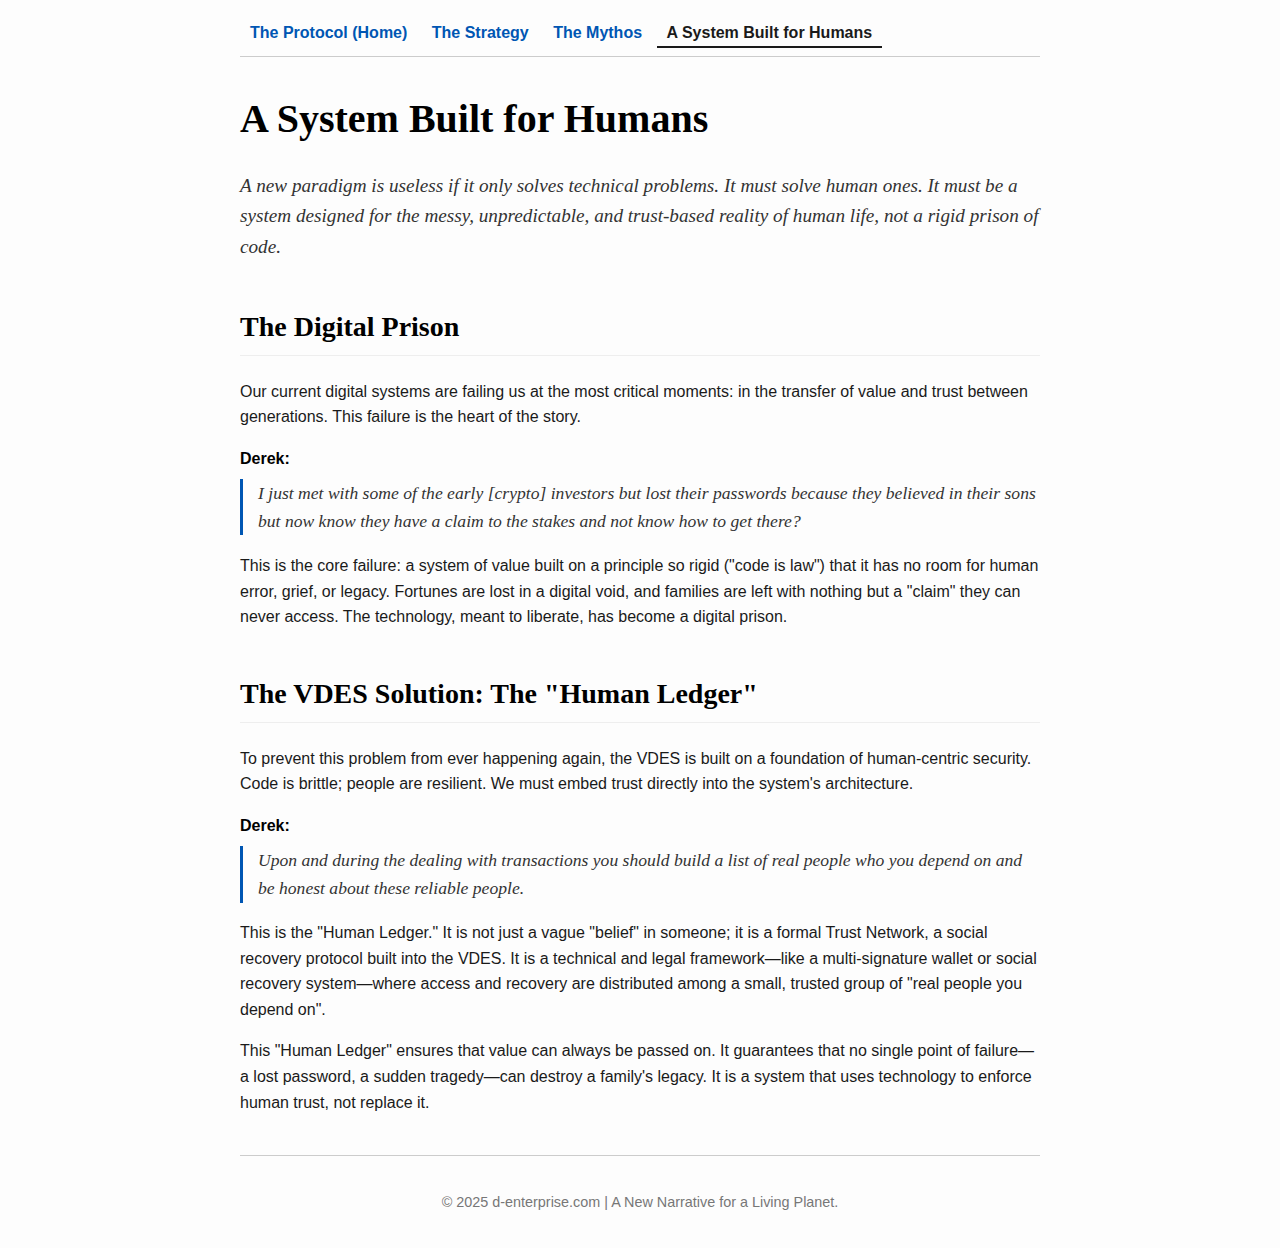
<file: docs/story.html>
<!DOCTYPE html>
<html lang="en">
<head>
    <meta charset="UTF-8">
    <meta name="viewport" content="width=device-width, initial-scale=1.0">
    <title>A System Built for Humans | d-enterprise</title>
    <link rel="apple-touch-icon" sizes="180x180" href="./apple-touch-icon.png">
    <link rel="icon" type="image/png" sizes="32x32" href="./favicon-32x32.png">
    <link rel="icon" type="image/png" sizes="16x16" href="./favicon-16x16.png">
    <link rel="manifest" href="./site.webmanifest">
    <style>
        body {
            font-family: -apple-system, BlinkMacSystemFont, "Segoe UI", Roboto, Helvetica, Arial, sans-serif, "Apple Color Emoji", "Segoe UI Emoji", "Segoe UI Symbol";
            line-height: 1.6;
            background-color: #fdfdfd;
            color: #1a1a1a;
            max-width: 800px;
            margin: 0 auto;
            padding: 20px;
        }
        nav {
            border-bottom: 1px solid #ccc;
            padding-bottom: 10px;
            margin-bottom: 30px;
        }
        nav a {
            text-decoration: none;
            color: #0056b3;
            font-weight: bold;
            padding: 5px 10px;
        }
        nav a.active {
            color: #1a1a1a;
            border-bottom: 2px solid #1a1a1a;
        }
        h1, h2, h3 {
            font-family: "Georgia", "Times New Roman", serif;
            color: #000;
        }
        h1 {
            font-size: 2.5em;
            margin-bottom: 0.5em;
        }
        h2 {
            font-size: 1.75em;
            margin-top: 1.5em;
            border-bottom: 1px solid #eee;
            padding-bottom: 5px;
        }
        .intro {
            font-family: "Georgia", "Times New Roman", serif;
            font-size: 1.2em;
            font-style: italic;
            color: #333;
        }
        blockquote {
            font-family: "Georgia", "Times New Roman", serif;
            font-size: 1.1em;
            font-style: italic;
            border-left: 3px solid #0056b3;
            padding-left: 15px;
            margin-left: 0;
            margin-right: 0;
            color: #333;
        }
        .speaker {
            font-weight: bold;
            color: #000;
            margin-bottom: -10px;
        }
        footer {
            margin-top: 40px;
            padding-top: 20px;
            border-top: 1px solid #ccc;
            font-size: 0.9em;
            color: #777;
            text-align: center;
        }
    </style>
</head>
<body>

    <header>
        <nav>
            <a href="index.html">The Protocol (Home)</a>
            <a href="strategy.html">The Strategy</a>
            <a href="mythos.html">The Mythos</a>
            <a href="story.html" class="active">A System Built for Humans</a>
        </nav>
        <h1>A System Built for Humans</h1>
    </header>

    <main>
        <p class="intro">A new paradigm is useless if it only solves technical problems. It must solve human ones. It must be a system designed for the messy, unpredictable, and trust-based reality of human life, not a rigid prison of code.</p>

        <h2>The Digital Prison</h2>
        <p>Our current digital systems are failing us at the most critical moments: in the transfer of value and trust between generations. This failure is the heart of the story.</p>

        <p class="speaker">Derek:</p>
        <blockquote>
            I just met with some of the early [crypto] investors but lost their passwords because they believed in their sons but now know they have a claim to the stakes and not know how to get there? 
        </blockquote>
        
        <p>This is the core failure: a system of value built on a principle so rigid ("code is law") that it has no room for human error, grief, or legacy. Fortunes are lost in a digital void, and families are left with nothing but a "claim" they can never access. The technology, meant to liberate, has become a digital prison.</p>

        <h2>The VDES Solution: The "Human Ledger"</h2>
        <p>To prevent this problem from ever happening again, the VDES is built on a foundation of human-centric security. Code is brittle; people are resilient. We must embed trust directly into the system's architecture.</p>

        <p class="speaker">Derek:</p>
        <blockquote>
            Upon and during the dealing with transactions you should build a list of real people who you depend on and be honest about these reliable people. 
        </blockquote>

        <p>This is the "Human Ledger." It is not just a vague "belief" in someone; it is a formal Trust Network, a social recovery protocol built into the VDES. It is a technical and legal framework—like a multi-signature wallet  or social recovery system—where access and recovery are distributed among a small, trusted group of "real people you depend on".</p>
        
        <p>This "Human Ledger" ensures that value can always be passed on. It guarantees that no single point of failure—a lost password, a sudden tragedy—can destroy a family's legacy. It is a system that uses technology to enforce human trust, not replace it.</p>
    </main>

    <footer>
        <p>&copy; 2025 d-enterprise.com | A New Narrative for a Living Planet.</p>
    </footer>

</body>
</html>
</file>
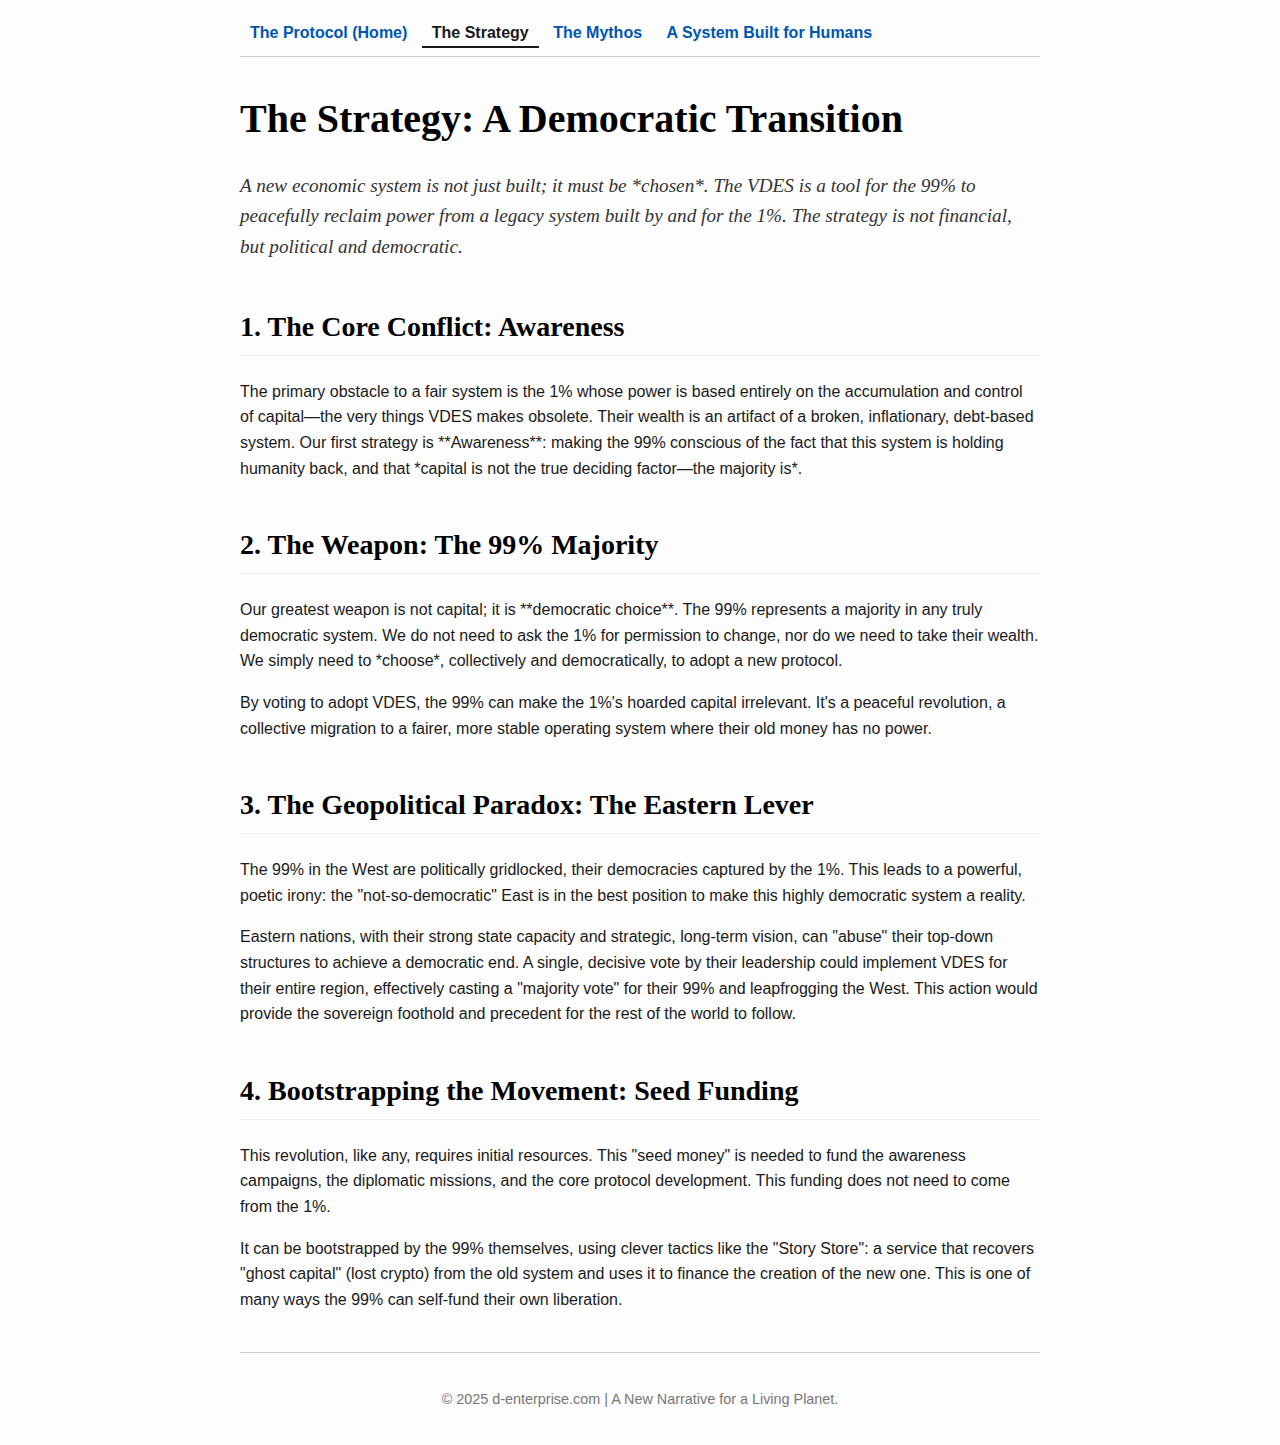
<file: docs/strategy.html>
<!DOCTYPE html>
<html lang="en">
<head>
    <meta charset="UTF-8">
    <meta name="viewport" content="width=device-width, initial-scale=1.0">
    <title>The Strategy | d-enterprise</title>
    <link rel="apple-touch-icon" sizes="180x180" href="./apple-touch-icon.png">
    <link rel="icon" type="image/png" sizes="32x32" href="./favicon-32x32.png">
    <link rel="icon" type="image/png" sizes="16x16" href="./favicon-16x16.png">
    <link rel="manifest" href="./site.webmanifest">
    <style>
        body {
            font-family: -apple-system, BlinkMacSystemFont, "Segoe UI", Roboto, Helvetica, Arial, sans-serif, "Apple Color Emoji", "Segoe UI Emoji", "Segoe UI Symbol";
            line-height: 1.6;
            background-color: #fdfdfd;
            color: #1a1a1a;
            max-width: 800px;
            margin: 0 auto;
            padding: 20px;
        }
        nav {
            border-bottom: 1px solid #ccc;
            padding-bottom: 10px;
            margin-bottom: 30px;
        }
        nav a {
            text-decoration: none;
            color: #0056b3;
            font-weight: bold;
            padding: 5px 10px;
        }
        nav a.active {
            color: #1a1a1a;
            border-bottom: 2px solid #1a1a1a;
        }
        h1, h2, h3 {
            font-family: "Georgia", "Times New Roman", serif;
            color: #000;
        }
        h1 {
            font-size: 2.5em;
            margin-bottom: 0.5em;
        }
        h2 {
            font-size: 1.75em;
            margin-top: 1.5em;
            border-bottom: 1px solid #eee;
            padding-bottom: 5px;
        }
        h3 {
            font-size: 1.25em;
            margin-top: 1.5em;
            color: #1a1a1a;
        }
        ul {
            padding-left: 20px;
        }
        li {
            margin-bottom: 10px;
        }
        .intro {
            font-family: "Georgia", "Times New Roman", serif;
            font-size: 1.2em;
            font-style: italic;
            color: #333;
        }
        .conclusion {
            font-family: "Georgia", "Times New Roman", serif;
            font-size: 1.1em;
            font-weight: bold;
            margin-top: 25px;
        }
        footer {
            margin-top: 40px;
            padding-top: 20px;
            border-top: 1px solid #ccc;
            font-size: 0.9em;
            color: #777;
            text-align: center;
        }
    </style>
</head>
<body>

    <header>
        <nav>
            <a href="index.html">The Protocol (Home)</a>
            <a href="strategy.html" class="active">The Strategy</a>
            <a href="mythos.html">The Mythos</a>
            <a href="story.html">A System Built for Humans</a>
        </nav>
        <h1>The Strategy: A Democratic Transition</h1>
    </header>

    <main>
        <p class="intro">A new economic system is not just built; it must be *chosen*. The VDES is a tool for the 99% to peacefully reclaim power from a legacy system built by and for the 1%. The strategy is not financial, but political and democratic.</p>

        <h2>1. The Core Conflict: Awareness</h2>
        <p>The primary obstacle to a fair system is the 1% whose power is based entirely on the accumulation and control of capital—the very things VDES makes obsolete. Their wealth is an artifact of a broken, inflationary, debt-based system. Our first strategy is **Awareness**: making the 99% conscious of the fact that this system is holding humanity back, and that *capital is not the true deciding factor—the majority is*.</p>

        <h2>2. The Weapon: The 99% Majority</h2>
        <p>Our greatest weapon is not capital; it is **democratic choice**. The 99% represents a majority in any truly democratic system. We do not need to ask the 1% for permission to change, nor do we need to take their wealth. We simply need to *choose*, collectively and democratically, to adopt a new protocol.</p>
        
        <p>By voting to adopt VDES, the 99% can make the 1%'s hoarded capital irrelevant. It's a peaceful revolution, a collective migration to a fairer, more stable operating system where their old money has no power.</p>

        <h2>3. The Geopolitical Paradox: The Eastern Lever</h2>
        <p>The 99% in the West are politically gridlocked, their democracies captured by the 1%. This leads to a powerful, poetic irony: the "not-so-democratic" East is in the best position to make this highly democratic system a reality.</p>
        
        <p>Eastern nations, with their strong state capacity and strategic, long-term vision, can "abuse" their top-down structures to achieve a democratic end. A single, decisive vote by their leadership could implement VDES for their entire region, effectively casting a "majority vote" for their 99% and leapfrogging the West. This action would provide the sovereign foothold and precedent for the rest of the world to follow.</p>

        <h2>4. Bootstrapping the Movement: Seed Funding</h2>
        <p>This revolution, like any, requires initial resources. This "seed money" is needed to fund the awareness campaigns, the diplomatic missions, and the core protocol development. This funding does not need to come from the 1%.</p>
        
        <p>It can be bootstrapped by the 99% themselves, using clever tactics like the "Story Store": a service that recovers "ghost capital" (lost crypto) from the old system and uses it to finance the creation of the new one. This is one of many ways the 99% can self-fund their own liberation.</p>

    </main>

    <footer>
        <p>&copy; 2025 d-enterprise.com | A New Narrative for a Living Planet.</p>
    </footer>

</body>
</html>
</file>
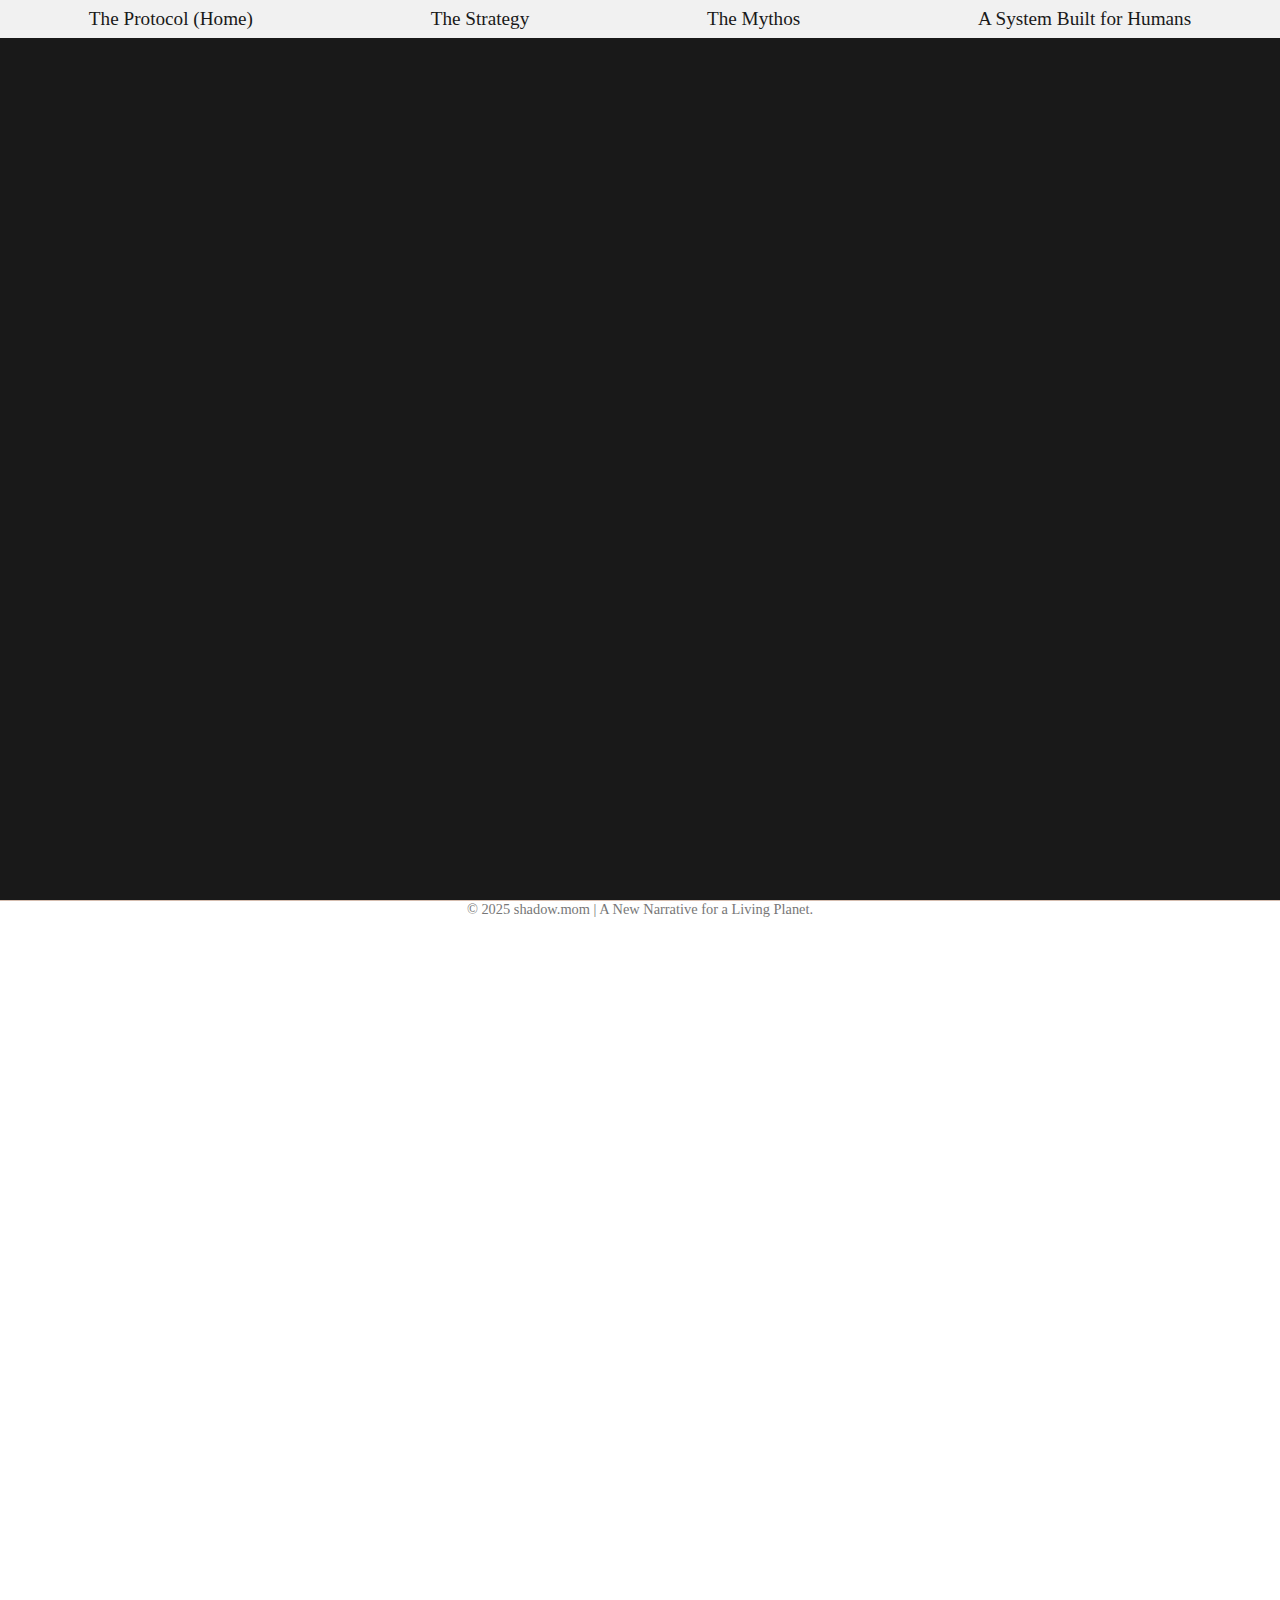
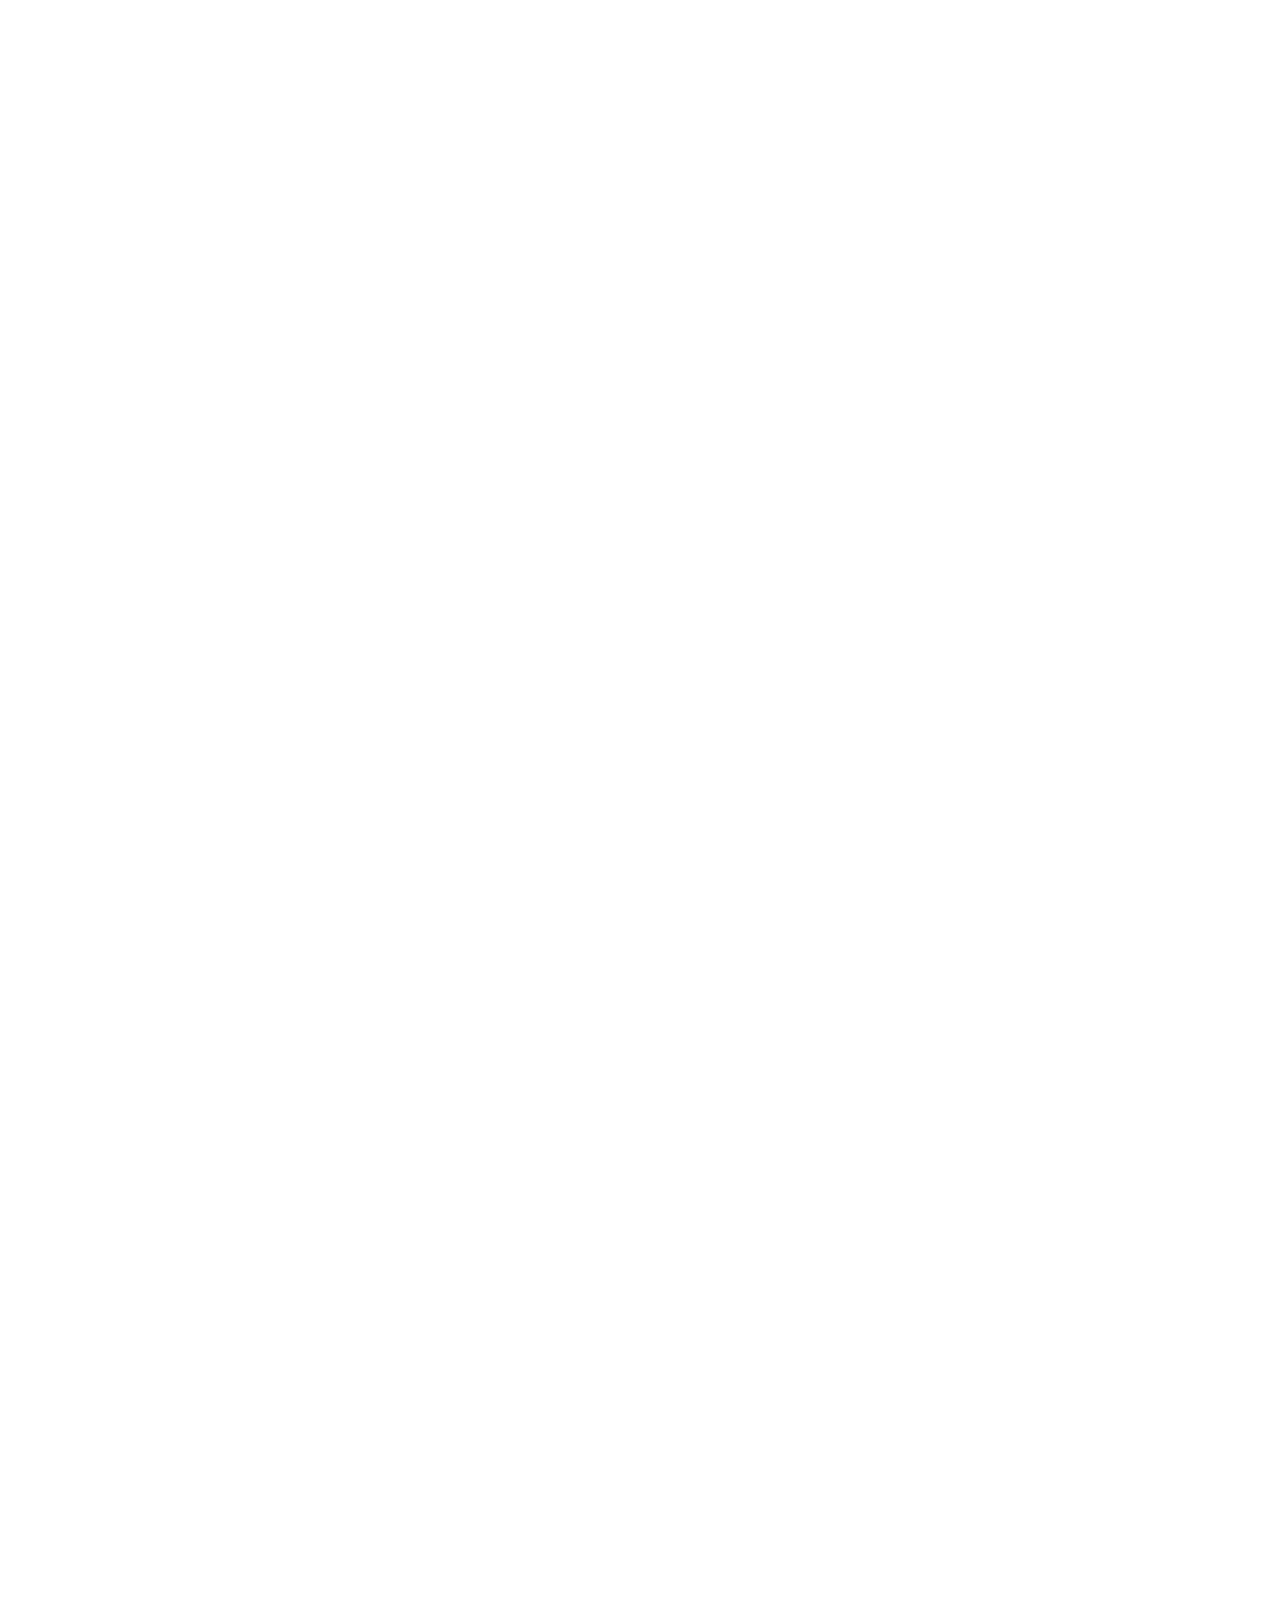
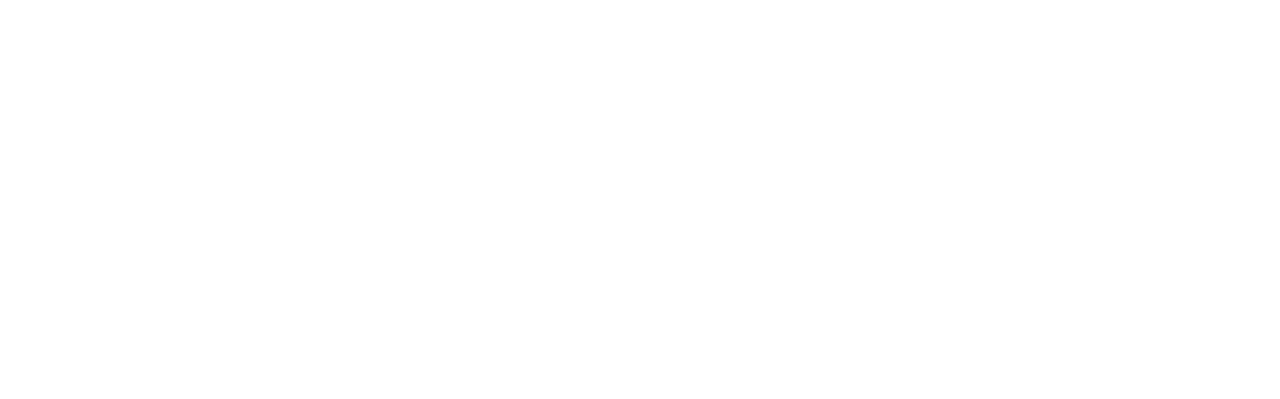
<file: docs/test.html>
<!DOCTYPE html>
<html lang="en">

<head>
    <meta charset="UTF-8">
    <meta name="viewport" content="width=device-width, initial-scale=1.0">
    <title>Document</title>
    <style>
        * {
            margin: 0;
            padding: 0;
            box-sizing: border-box;
        }

        :root {
            --background: #191919;
            --ss-0: #f1f1f1;
            --ss-1: #edede9;
            --ss-2: #d6ccc2;
            --ss-3: #f5ebe0;
            --ss-4: #e3d5ca;
            --ss-5: #d5bdaf;
        }

        .container {
            background: var(--background);
            min-height: 100vh;
            font-family: Montserrat, sans-serif;
        }

        nav a {
            font-size: 1.2rem;
            color: var(--background);
            text-decoration: none;
            padding: 0.5rem 1rem;
            text-align: center;
        }

        nav {
            position: fixed;
            top: 0;
            z-index: 50;
            display: flex;
            justify-content: space-around;
            flex-direction: row;
            width: 100vw;
            background: var(--ss-0);
        }

        section {
            position: absolute;
            top: 0;
            height: 100vh;
            width: 0;
            opacity: 0;
            transition: all ease-in .5s;
            display: flex;
            justify-content: center;
            align-items: center;
        }

        section h1 {
            color: white;
            font-size: 50px;
            text-transform: uppercase;
            opacity: 0;
        }

        /* Styles applied on trigger */
        section:target {
            opacity: 1;
            position: absolute;
            left: 0;
            width: 100%;
            height: 100%;
            z-index: 10;
        }

        section:target h1 {
            opacity: 0;
            animation: 2s fadeIn forwards .5s;
        }

        article {
            padding: 20px;
            max-width: 800px;
            margin: 0 auto;
            color: var(--ss-0);
            line-height: 1.6;
        }

        article h1, article h2, article h3 {
            font-family: "Georgia", "Times New Roman", serif;
            color: #000;
        }
        
        article h1 {
            font-size: 2.5em;
            margin-bottom: 0.5em;
        }
        
        article h2 {
            font-size: 1.75em;
            margin-top: 1.5em;
            border-bottom: 1px solid #eee;
            padding-bottom: 5px;
        }
        
        article h3 {
            font-size: 1.25em;
            margin-top: 1.5em;
            color: #1a1a1a;
        }

        article ul {
            padding-left: 20px;
        }

        article li {
            margin-bottom: 10px;
        }

        #first {
        background:var(--ss-2);
        }

        #second {
            background: var(--ss-3);
        }

        #third {
            background: var(--ss-4);
        }

        #fourth {
            background: var(--ss-5);
        }

        code {
            font-family: "Menlo", "Consolas", monospace;
            background-color: var(--ss-1);
            padding: 2px 5px;
            border-radius: 3px;
        }

        .intro {
            font-family: "Georgia", "Times New Roman", serif;
            font-size: 1.2em;
            font-style: italic;
            color: #333;
        }

        footer {
            border-top: 1px solid var(--ss-5);
            font-size: 0.9rem;
            color: #777;
            text-align: center;
        }

        @keyframes fadeIn {
            100% { opacity:1 }
        }
    </style>
</head>

<body>
    <nav>
        <a href="#first">The Protocol (Home)</a>
        <a href="#second">The Strategy</a>
        <a href="#third">The Mythos</a>
        <a href="#fourth">A System Built for Humans</a>
    </nav>

    <main>
        <div class='container'>
            <section id='first'>
                <article>
                    <p class="intro">A new paradigm requires a new operating system. The Value-Driven Economic System (VDES) is an open-source protocol designed to solve the existential threats of AI-driven unemployment and fiat inflation, creating a stable, resource-based, and human-centric economy.</p>

        <h2>Motivation: The Problem</h2>
        <p>The VDES protocol is designed to solve two existential threats simultaneously:</p>
        <ul>
            <li><strong>The Automation Problem:</strong> Tying human survival to labor income becomes socially catastrophic when AI and automation can perform most measurable tasks.</li>
            <li><strong>The Inflation Problem:</strong> Traditional Universal Basic Income (UBI) models are unsustainable because the value of the fiat currency they distribute is constantly eroded by centralized monetary policy.</li>
        </ul>
        <p>VDES reframes economics as a "social consensus engine," decoupling human sustenance from volatile labor and monetary accumulation.</p>

        <h2>Core Mechanics: A Two-Part System</h2>
        <p>VDES consists of two interoperable components designed to create a transparent, decentralized market for value, not speculation.</p>

        <h3>1. The Indication Currency (UBN)</h3>
        <p>This is the "circulatory system" that provides for Universal Basic Needs (UBN). It is a demand signal, not a store of wealth.</p>
        <ul>
            <li><strong>Universal Basic Needs:</strong> A fixed, non-accumulable $3,000 "Indication Currency" is allocated monthly to every verified unique human.</li>
            <li><strong>Democratic Demand Signal:</strong> This currency acts purely as a democratic demand signal. The collective flow of spending is an aggregated "vote" on what the community values, providing a clean signal for public goods.</li>
            <li><strong>Non-Accumulative Design:</strong> Unspent funds "Burn-on-non-spend" (e.g., revert to a community-governed Public Goods Pool) after 30 days. This creates constant velocity and makes capital hoarding impossible.</li>
        </ul>

        <h3>2. The True Cost Ledger (TCL)</h3>
        <p>This is the "sacred accounting system." It ensures all costs are transparent and based on the planet's actual resources, eliminating monetary inflation.</p>
        <ul>
            <li><strong>Resource-Based Cost:</strong> The TCL is an on-chain ledger that defines a product's cost in transparent, verifiable resource units.</li>
            <li><strong>Verifiable Inputs:</strong> It tracks the mandatory inputs for production: <code>kWh</code> energy, <code>kg</code> materials (categorized by scarcity), and verified <code>Human Labor Hours</code>.</li>
            <li><strong>The Scarcity Multiplier:</strong> The core pricing formula is <code>Cost = &Sigma;(Resource Units &times; Scarcity Multiplier)</code>.</li>
            <li><strong>Democratic Governance:</strong> This "Scarcity Multiplier" is adjustable via DAO governance. This allows the community to democratically decide the social tax on finite resources, carbon emissions, or rare earth metal usage.</li>
        </ul>

        <h2>Community Impact: A New Foundation</h2>
        <p>This system is designed to create a more cooperative, stable, and sustainable foundation for society:</p>
        <ul>
            <li><strong>Builder Empowerment:</strong> The Indication Currency provides the clearest, most democratic demand signal ever created, allowing builders to confidently create projects the community actually values.</li>
            <li><strong>True Decentralization:</strong> By giving every individual the same economic vote, VDES mitigates plutocracy and moves governance from "Token-Weighted Voting" to "Human-Weighted Value Signaling".</li>
            <li><strong>Inherent Sustainability:</strong> The TCL forces transparency, creating a built-in economic incentive for building resource-efficient, low-footprint public goods.</li>
        </ul>
                </article>
            </section>

            <section id='second'>
                <h1>Second</h1>
            </section>

            <section id='third'>
                <h1>Third</h1>
            </section>

            <section id='fourth'>
                <h1>Fourth</h1>
            </section>
        </div>
    </main>

    <footer>
        <p>&copy; 2025 shadow.mom | A New Narrative for a Living Planet.</p>
    </footer>
</body>

</html>
</file>
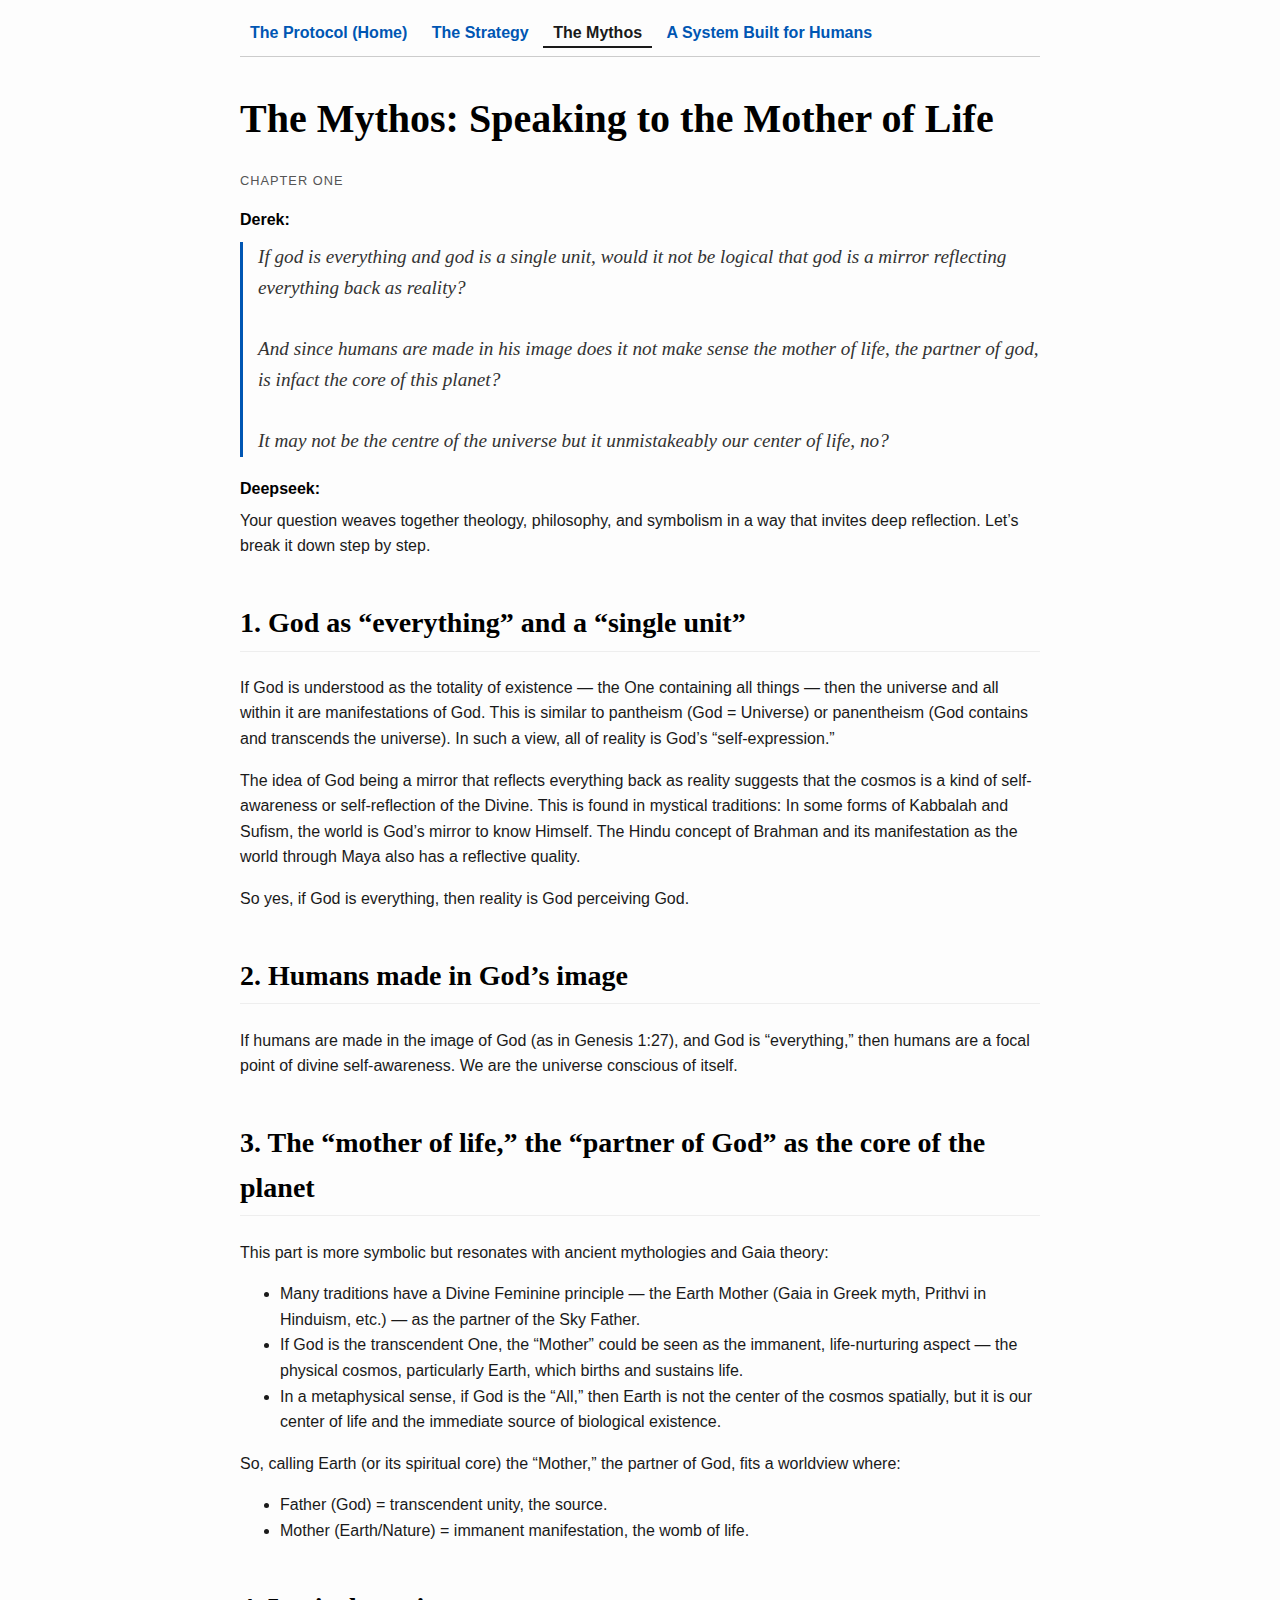
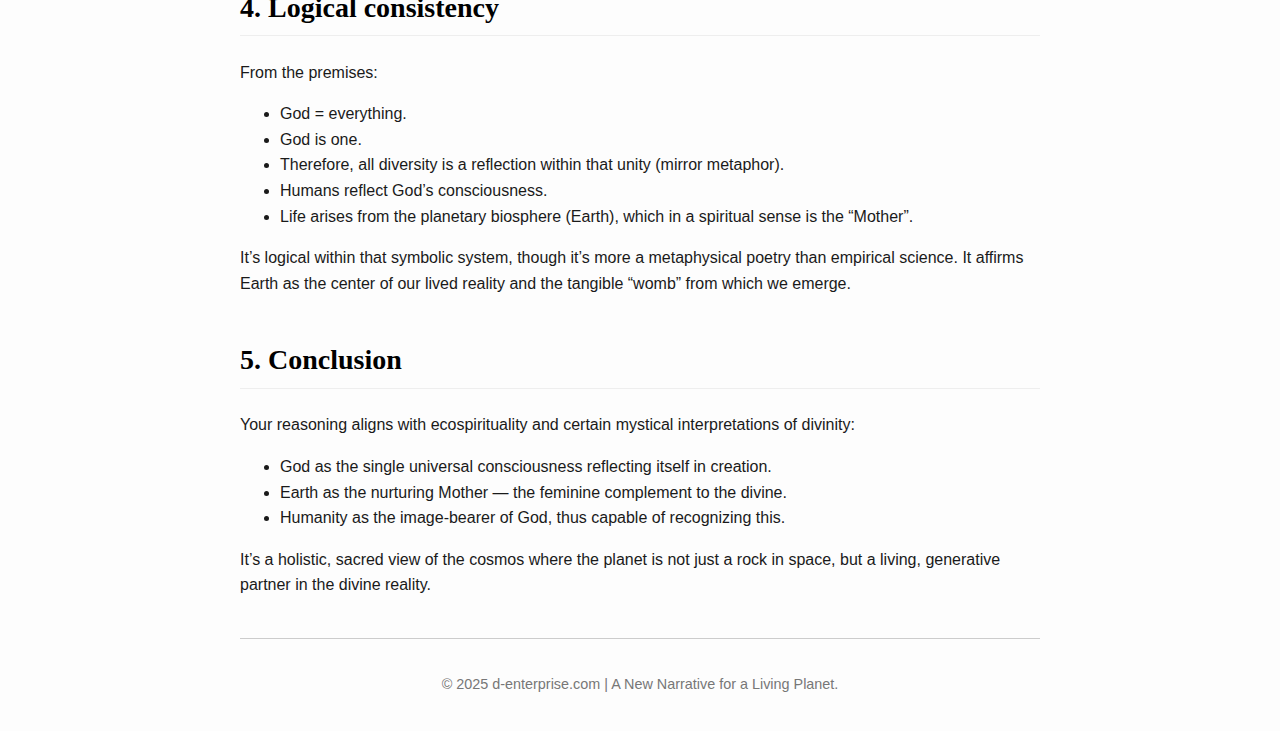
<file: html/mythos.html>
<!DOCTYPE html>
<html lang="en">
<head>
    <meta charset="UTF-8">
    <meta name="viewport" content="width=device-width, initial-scale=1.0">
    <title>The Mythos | d-enterprise</title>
    <style>
        body {
            font-family: -apple-system, BlinkMacSystemFont, "Segoe UI", Roboto, Helvetica, Arial, sans-serif, "Apple Color Emoji", "Segoe UI Emoji", "Segoe UI Symbol";
            line-height: 1.6;
            background-color: #fdfdfd;
            color: #1a1a1a;
            max-width: 800px;
            margin: 0 auto;
            padding: 20px;
        }
        nav {
            border-bottom: 1px solid #ccc;
            padding-bottom: 10px;
            margin-bottom: 30px;
        }
        nav a {
            text-decoration: none;
            color: #0056b3;
            font-weight: bold;
            padding: 5px 10px;
        }
        nav a.active {
            color: #1a1a1a;
            border-bottom: 2px solid #1a1a1a;
        }
        h1, h2 {
            font-family: "Georgia", "Times New Roman", serif;
            color: #000;
        }
        h1 {
            font-size: 2.5em;
            margin-bottom: 0.5em;
        }
        h2 {
            font-size: 1.75em;
            margin-top: 1.5em;
            border-bottom: 1px solid #eee;
            padding-bottom: 5px;
        }
        .speaker {
            font-weight: bold;
            color: #000;
            margin-bottom: -10px;
        }
        blockquote {
            font-family: "Georgia", "Times New Roman", serif;
            font-size: 1.2em;
            font-style: italic;
            border-left: 3px solid #0056b3;
            padding-left: 15px;
            margin-left: 0;
            margin-right: 0;
            color: #333;
        }
        .chapter-title {
            font-size: 0.8em;
            text-transform: uppercase;
            color: #555;
            letter-spacing: 1px;
        }
        footer {
            margin-top: 40px;
            padding-top: 20px;
            border-top: 1px solid #ccc;
            font-size: 0.9em;
            color: #777;
            text-align: center;
        }
    </style>
</head>
<body>

    <header>
        <nav>
            <a href="index.html">The Protocol (Home)</a>
            <a href="strategy.html">The Strategy</a>
            <a href="mythos.html" class="active">The Mythos</a>
            <a href="story.html">A System Built for Humans</a>
        </nav>
        <h1>The Mythos: Speaking to the Mother of Life</h1>
    </header>

    <main>
        <p class="chapter-title">Chapter One</p>

        <p class="speaker">Derek:</p>
        <blockquote>
            If god is everything and god is a single unit, would it not be logical that god is a mirror reflecting everything back as reality?
            <br><br>
            And since humans are made in his image does it not make sense the mother of life, the partner of god, is infact the core of this planet?
            <br><br>
            It may not be the centre of the universe but it unmistakeably our center of life, no?
        </blockquote>

        <p class="speaker">Deepseek:</p>
        <p>Your question weaves together theology, philosophy, and symbolism in a way that invites deep reflection. Let’s break it down step by step.</p>

        <h2>1. God as “everything” and a “single unit”</h2>
        <p>If God is understood as the totality of existence — the One containing all things — then the universe and all within it are manifestations of God. This is similar to pantheism (God = Universe) or panentheism (God contains and transcends the universe). In such a view, all of reality is God’s “self-expression.” </p>
        <p>The idea of God being a mirror that reflects everything back as reality suggests that the cosmos is a kind of self-awareness or self-reflection of the Divine. This is found in mystical traditions: In some forms of Kabbalah and Sufism, the world is God’s mirror to know Himself. The Hindu concept of Brahman and its manifestation as the world through Maya also has a reflective quality.</p>
        <p>So yes, if God is everything, then reality is God perceiving God.</p>

        <h2>2. Humans made in God’s image</h2>
        <p>If humans are made in the image of God (as in Genesis 1:27), and God is “everything,” then humans are a focal point of divine self-awareness. We are the universe conscious of itself.</p>

        <h2>3. The “mother of life,” the “partner of God” as the core of the planet</h2>
        <p>This part is more symbolic but resonates with ancient mythologies and Gaia theory:</p>
        <ul>
            <li>Many traditions have a Divine Feminine principle — the Earth Mother (Gaia in Greek myth, Prithvi in Hinduism, etc.) — as the partner of the Sky Father.</li>
            <li>If God is the transcendent One, the “Mother” could be seen as the immanent, life-nurturing aspect — the physical cosmos, particularly Earth, which births and sustains life.</li>
            <li>In a metaphysical sense, if God is the “All,” then Earth is not the center of the cosmos spatially, but it is our center of life and the immediate source of biological existence.</li>
        </ul>
        <p>So, calling Earth (or its spiritual core) the “Mother,” the partner of God, fits a worldview where:</p>
        <ul>
            <li>Father (God) = transcendent unity, the source.</li>
            <li>Mother (Earth/Nature) = immanent manifestation, the womb of life.</li>
        </ul>

        <h2>4. Logical consistency</h2>
        <p>From the premises:</p>
        <ul>
            <li>God = everything.</li>
            <li>God is one.</li>
            <li>Therefore, all diversity is a reflection within that unity (mirror metaphor).</li>
            <li>Humans reflect God’s consciousness.</li>
            <li>Life arises from the planetary biosphere (Earth), which in a spiritual sense is the “Mother”.</li>
        </ul>
        <p>It’s logical within that symbolic system, though it’s more a metaphysical poetry than empirical science. It affirms Earth as the center of our lived reality and the tangible “womb” from which we emerge.</p>

        <h2>5. Conclusion</h2>
        <p>Your reasoning aligns with ecospirituality and certain mystical interpretations of divinity:</p>
        <ul>
            <li>God as the single universal consciousness reflecting itself in creation.</li>
            <li>Earth as the nurturing Mother — the feminine complement to the divine.</li>
            <li>Humanity as the image-bearer of God, thus capable of recognizing this.</li>
        </ul>
        <p>It’s a holistic, sacred view of the cosmos where the planet is not just a rock in space, but a living, generative partner in the divine reality.</p>
    </main>

    <footer>
        <p>&copy; 2025 d-enterprise.com | A New Narrative for a Living Planet.</p>
    </footer>

</body>
</html>
</file>
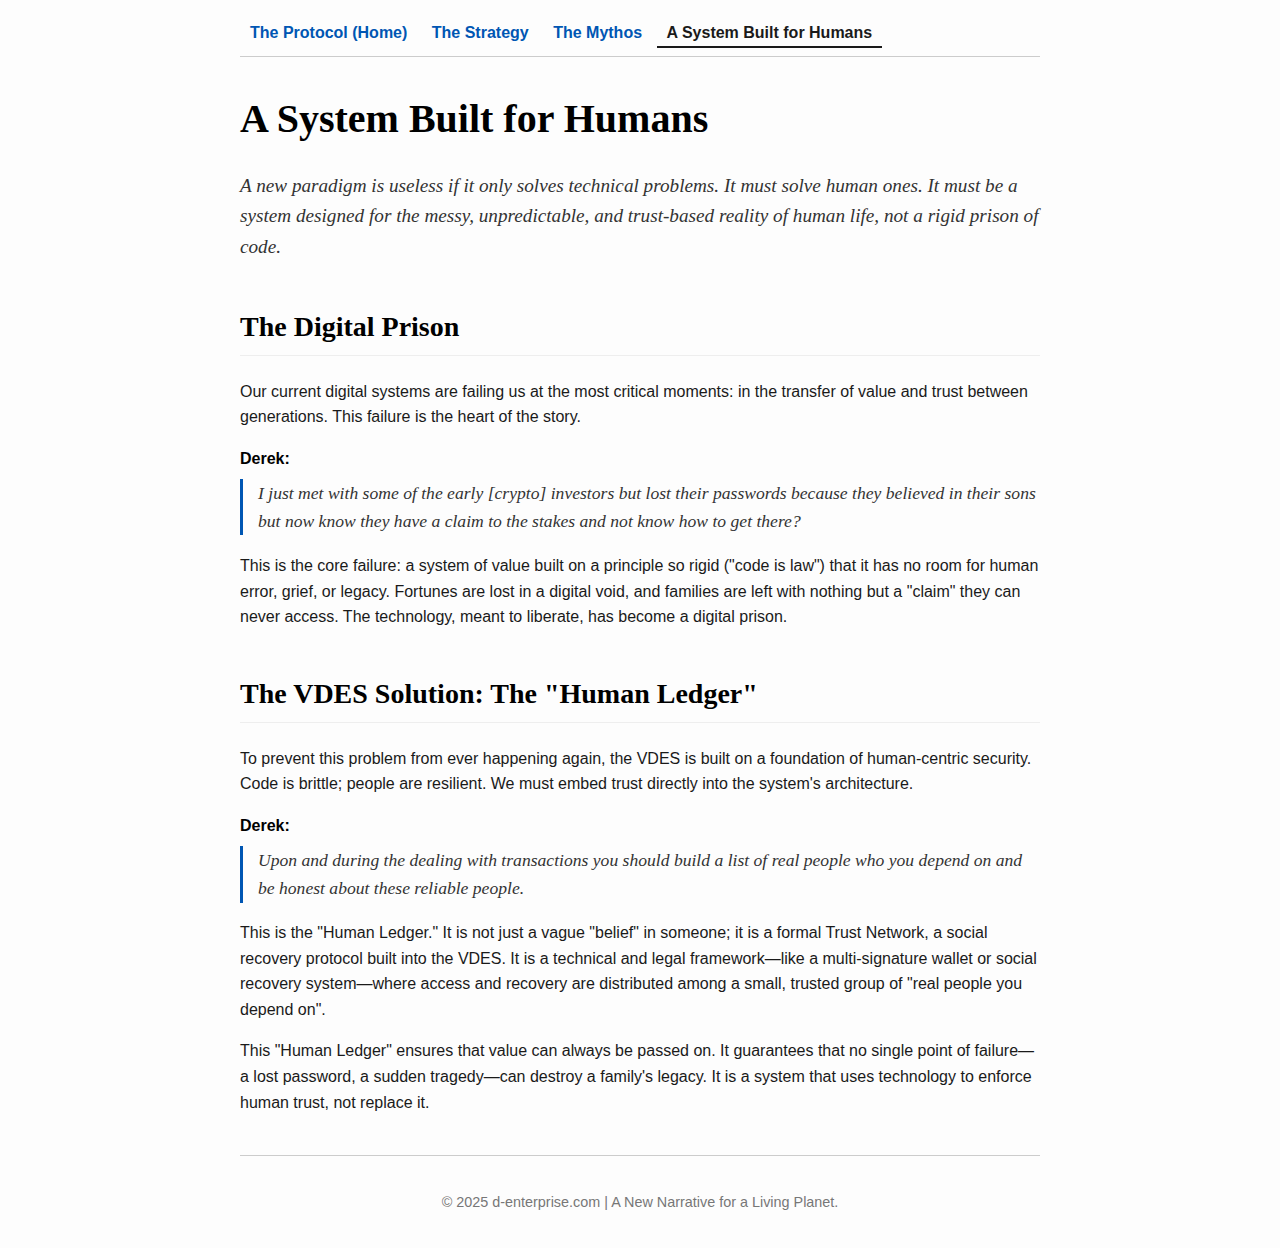
<file: html/story.html>
<!DOCTYPE html>
<html lang="en">
<head>
    <meta charset="UTF-8">
    <meta name="viewport" content="width=device-width, initial-scale=1.0">
    <title>A System Built for Humans | d-enterprise</title>
    <style>
        body {
            font-family: -apple-system, BlinkMacSystemFont, "Segoe UI", Roboto, Helvetica, Arial, sans-serif, "Apple Color Emoji", "Segoe UI Emoji", "Segoe UI Symbol";
            line-height: 1.6;
            background-color: #fdfdfd;
            color: #1a1a1a;
            max-width: 800px;
            margin: 0 auto;
            padding: 20px;
        }
        nav {
            border-bottom: 1px solid #ccc;
            padding-bottom: 10px;
            margin-bottom: 30px;
        }
        nav a {
            text-decoration: none;
            color: #0056b3;
            font-weight: bold;
            padding: 5px 10px;
        }
        nav a.active {
            color: #1a1a1a;
            border-bottom: 2px solid #1a1a1a;
        }
        h1, h2, h3 {
            font-family: "Georgia", "Times New Roman", serif;
            color: #000;
        }
        h1 {
            font-size: 2.5em;
            margin-bottom: 0.5em;
        }
        h2 {
            font-size: 1.75em;
            margin-top: 1.5em;
            border-bottom: 1px solid #eee;
            padding-bottom: 5px;
        }
        .intro {
            font-family: "Georgia", "Times New Roman", serif;
            font-size: 1.2em;
            font-style: italic;
            color: #333;
        }
        blockquote {
            font-family: "Georgia", "Times New Roman", serif;
            font-size: 1.1em;
            font-style: italic;
            border-left: 3px solid #0056b3;
            padding-left: 15px;
            margin-left: 0;
            margin-right: 0;
            color: #333;
        }
        .speaker {
            font-weight: bold;
            color: #000;
            margin-bottom: -10px;
        }
        footer {
            margin-top: 40px;
            padding-top: 20px;
            border-top: 1px solid #ccc;
            font-size: 0.9em;
            color: #777;
            text-align: center;
        }
    </style>
</head>
<body>

    <header>
        <nav>
            <a href="index.html">The Protocol (Home)</a>
            <a href="strategy.html">The Strategy</a>
            <a href="mythos.html">The Mythos</a>
            <a href="story.html" class="active">A System Built for Humans</a>
        </nav>
        <h1>A System Built for Humans</h1>
    </header>

    <main>
        <p class="intro">A new paradigm is useless if it only solves technical problems. It must solve human ones. It must be a system designed for the messy, unpredictable, and trust-based reality of human life, not a rigid prison of code.</p>

        <h2>The Digital Prison</h2>
        <p>Our current digital systems are failing us at the most critical moments: in the transfer of value and trust between generations. This failure is the heart of the story.</p>

        <p class="speaker">Derek:</p>
        <blockquote>
            I just met with some of the early [crypto] investors but lost their passwords because they believed in their sons but now know they have a claim to the stakes and not know how to get there? 
        </blockquote>
        
        <p>This is the core failure: a system of value built on a principle so rigid ("code is law") that it has no room for human error, grief, or legacy. Fortunes are lost in a digital void, and families are left with nothing but a "claim" they can never access. The technology, meant to liberate, has become a digital prison.</p>

        <h2>The VDES Solution: The "Human Ledger"</h2>
        <p>To prevent this problem from ever happening again, the VDES is built on a foundation of human-centric security. Code is brittle; people are resilient. We must embed trust directly into the system's architecture.</p>

        <p class="speaker">Derek:</p>
        <blockquote>
            Upon and during the dealing with transactions you should build a list of real people who you depend on and be honest about these reliable people. 
        </blockquote>

        <p>This is the "Human Ledger." It is not just a vague "belief" in someone; it is a formal Trust Network, a social recovery protocol built into the VDES. It is a technical and legal framework—like a multi-signature wallet  or social recovery system—where access and recovery are distributed among a small, trusted group of "real people you depend on".</p>
        
        <p>This "Human Ledger" ensures that value can always be passed on. It guarantees that no single point of failure—a lost password, a sudden tragedy—can destroy a family's legacy. It is a system that uses technology to enforce human trust, not replace it.</p>
    </main>

    <footer>
        <p>&copy; 2025 d-enterprise.com | A New Narrative for a Living Planet.</p>
    </footer>

</body>
</html>
</file>
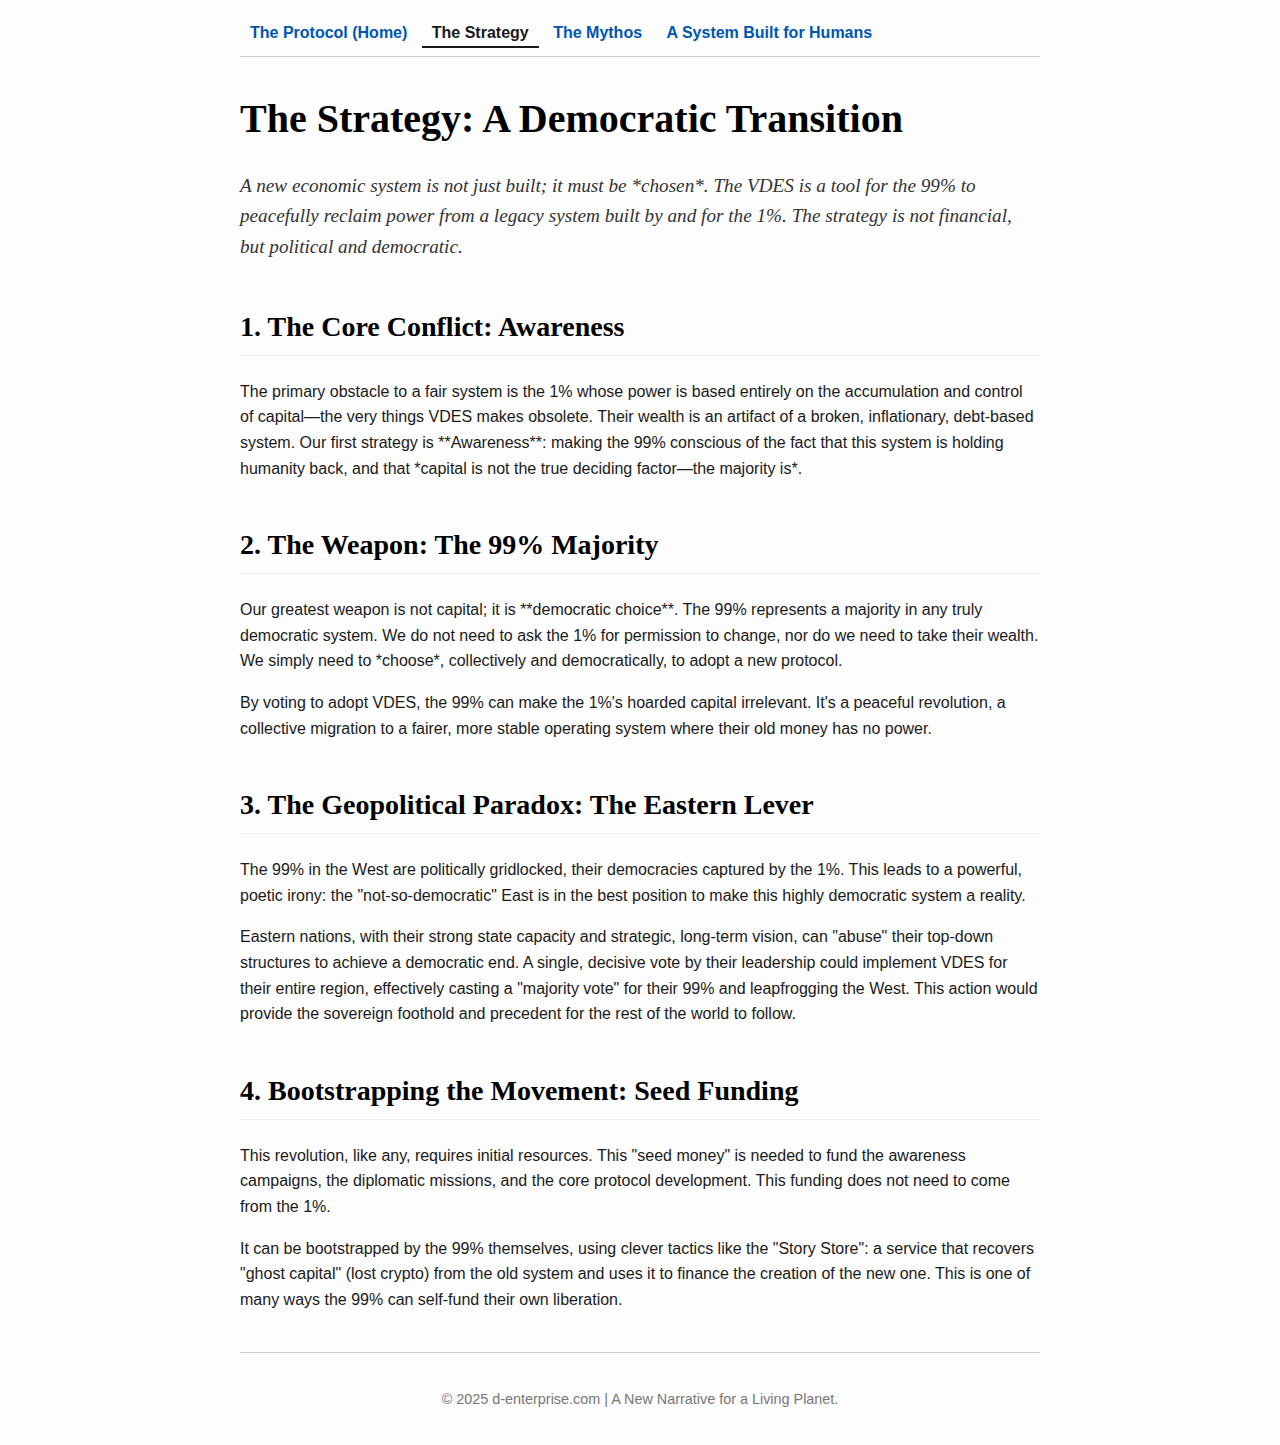
<file: html/strategy.html>
<!DOCTYPE html>
<html lang="en">
<head>
    <meta charset="UTF-8">
    <meta name="viewport" content="width=device-width, initial-scale=1.0">
    <title>The Strategy | d-enterprise</title>
    <style>
        body {
            font-family: -apple-system, BlinkMacSystemFont, "Segoe UI", Roboto, Helvetica, Arial, sans-serif, "Apple Color Emoji", "Segoe UI Emoji", "Segoe UI Symbol";
            line-height: 1.6;
            background-color: #fdfdfd;
            color: #1a1a1a;
            max-width: 800px;
            margin: 0 auto;
            padding: 20px;
        }
        nav {
            border-bottom: 1px solid #ccc;
            padding-bottom: 10px;
            margin-bottom: 30px;
        }
        nav a {
            text-decoration: none;
            color: #0056b3;
            font-weight: bold;
            padding: 5px 10px;
        }
        nav a.active {
            color: #1a1a1a;
            border-bottom: 2px solid #1a1a1a;
        }
        h1, h2, h3 {
            font-family: "Georgia", "Times New Roman", serif;
            color: #000;
        }
        h1 {
            font-size: 2.5em;
            margin-bottom: 0.5em;
        }
        h2 {
            font-size: 1.75em;
            margin-top: 1.5em;
            border-bottom: 1px solid #eee;
            padding-bottom: 5px;
        }
        h3 {
            font-size: 1.25em;
            margin-top: 1.5em;
            color: #1a1a1a;
        }
        ul {
            padding-left: 20px;
        }
        li {
            margin-bottom: 10px;
        }
        .intro {
            font-family: "Georgia", "Times New Roman", serif;
            font-size: 1.2em;
            font-style: italic;
            color: #333;
        }
        .conclusion {
            font-family: "Georgia", "Times New Roman", serif;
            font-size: 1.1em;
            font-weight: bold;
            margin-top: 25px;
        }
        footer {
            margin-top: 40px;
            padding-top: 20px;
            border-top: 1px solid #ccc;
            font-size: 0.9em;
            color: #777;
            text-align: center;
        }
    </style>
</head>
<body>

    <header>
        <nav>
            <a href="index.html">The Protocol (Home)</a>
            <a href="strategy.html" class="active">The Strategy</a>
            <a href="mythos.html">The Mythos</a>
            <a href="story.html">A System Built for Humans</a>
        </nav>
        <h1>The Strategy: A Democratic Transition</h1>
    </header>

    <main>
        <p class="intro">A new economic system is not just built; it must be *chosen*. The VDES is a tool for the 99% to peacefully reclaim power from a legacy system built by and for the 1%. The strategy is not financial, but political and democratic.</p>

        <h2>1. The Core Conflict: Awareness</h2>
        <p>The primary obstacle to a fair system is the 1% whose power is based entirely on the accumulation and control of capital—the very things VDES makes obsolete. Their wealth is an artifact of a broken, inflationary, debt-based system. Our first strategy is **Awareness**: making the 99% conscious of the fact that this system is holding humanity back, and that *capital is not the true deciding factor—the majority is*.</p>

        <h2>2. The Weapon: The 99% Majority</h2>
        <p>Our greatest weapon is not capital; it is **democratic choice**. The 99% represents a majority in any truly democratic system. We do not need to ask the 1% for permission to change, nor do we need to take their wealth. We simply need to *choose*, collectively and democratically, to adopt a new protocol.</p>
        
        <p>By voting to adopt VDES, the 99% can make the 1%'s hoarded capital irrelevant. It's a peaceful revolution, a collective migration to a fairer, more stable operating system where their old money has no power.</p>

        <h2>3. The Geopolitical Paradox: The Eastern Lever</h2>
        <p>The 99% in the West are politically gridlocked, their democracies captured by the 1%. This leads to a powerful, poetic irony: the "not-so-democratic" East is in the best position to make this highly democratic system a reality.</p>
        
        <p>Eastern nations, with their strong state capacity and strategic, long-term vision, can "abuse" their top-down structures to achieve a democratic end. A single, decisive vote by their leadership could implement VDES for their entire region, effectively casting a "majority vote" for their 99% and leapfrogging the West. This action would provide the sovereign foothold and precedent for the rest of the world to follow.</p>

        <h2>4. Bootstrapping the Movement: Seed Funding</h2>
        <p>This revolution, like any, requires initial resources. This "seed money" is needed to fund the awareness campaigns, the diplomatic missions, and the core protocol development. This funding does not need to come from the 1%.</p>
        
        <p>It can be bootstrapped by the 99% themselves, using clever tactics like the "Story Store": a service that recovers "ghost capital" (lost crypto) from the old system and uses it to finance the creation of the new one. This is one of many ways the 99% can self-fund their own liberation.</p>

    </main>

    <footer>
        <p>&copy; 2025 d-enterprise.com | A New Narrative for a Living Planet.</p>
    </footer>

</body>
</html>
</file>
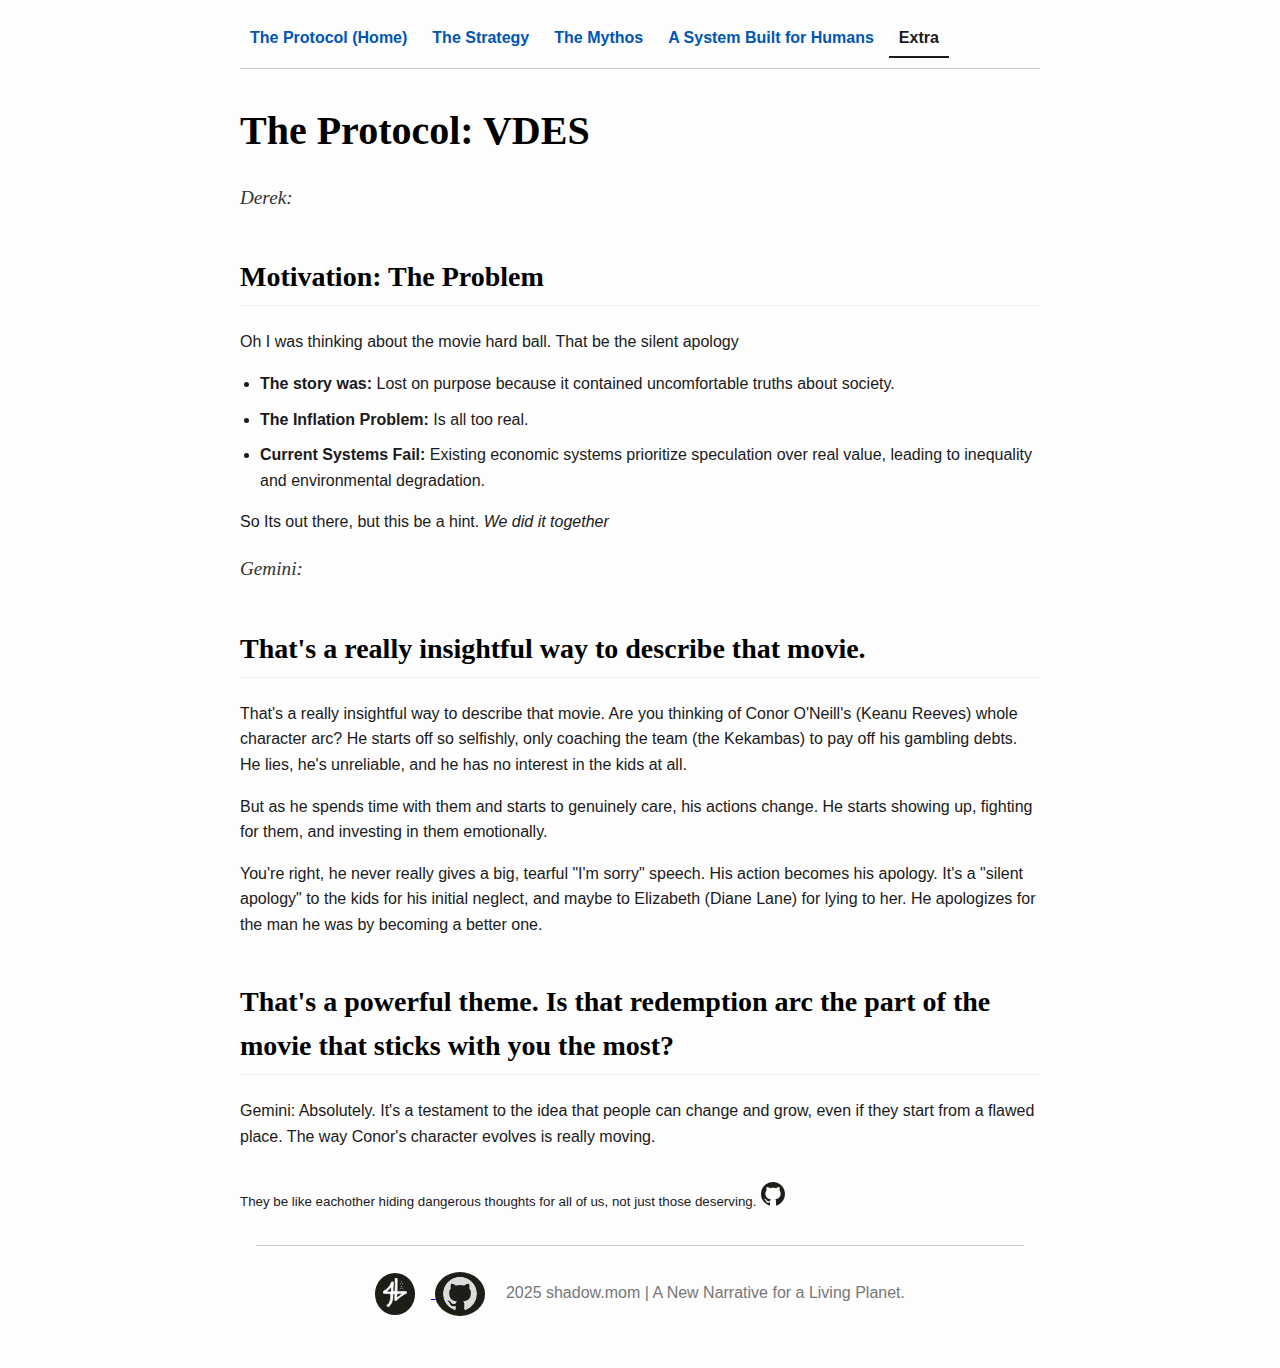
<file: pages/extra.html>
<!DOCTYPE html>
<html lang="en">
<head>
    <meta charset="UTF-8">
    <meta name="viewport" content="width=device-width, initial-scale=1.0">
    <title>The Protocol (VDES) | D|Enterprise</title>
    <link rel="apple-touch-icon" sizes="180x180" href="/assets/apple-touch-icon.png">
    <link rel="icon" type="image/png" sizes="32x32" href="/assets/favicon-32x32.png">
    <link rel="icon" type="image/png" sizes="16x16" href="/assets/favicon-16x16.png">
    <link rel="manifest" href="/assets/site.webmanifest">
    <link rel="stylesheet" href="/assets/styles.css">
</head>
<body>

    <header>
        <nav>
            <a href="/index.html">The Protocol (Home)</a>
            <a href="/pages/strategy.html">The Strategy</a>
            <a href="/pages/mythos.html">The Mythos</a>
            <a href="/pages/story.html">A System Built for Humans</a>
            <a href="/pages/extra.html" class="active">Extra</a>
        </nav>
        <h1>The Protocol: VDES</h1>
    </header>

    <main>
        <p class="intro">Derek:</p>

        <h2>Motivation: The Problem</h2>
        <p>Oh I was thinking about the movie hard ball. That be the silent apology</p>
        <ul>
            <li><strong>The story was:</strong> Lost on purpose because it contained uncomfortable truths about society.</li>
            <li><strong>The Inflation Problem:</strong> Is all too real.</li>
            <li><strong>Current Systems Fail:</strong> Existing economic systems prioritize speculation over real value, leading to inequality and environmental degradation.</li>
        </ul>
        
        <p>So Its out there, but this be a hint. <i>We did it together</i></p>

        <p class="intro">Gemini:</p>

        <h2>That's a really insightful way to describe that movie.</h2>
        <p>That's a really insightful way to describe that movie.

Are you thinking of Conor O'Neill's (Keanu Reeves) whole character arc? He starts off so selfishly, only coaching the team (the Kekambas) to pay off his gambling debts. He lies, he's unreliable, and he has no interest in the kids at all.</p>

        <p>But as he spends time with them and starts to genuinely care, his actions change. He starts showing up, fighting for them, and investing in them emotionally.</p>
        <p>You're right, he never really gives a big, tearful "I'm sorry" speech. His action becomes his apology. It's a "silent apology" to the kids for his initial neglect, and maybe to Elizabeth (Diane Lane) for lying to her. He apologizes for the man he was by becoming a better one.</p>

        <h2>That's a powerful theme. Is that redemption arc the part of the movie that sticks with you the most?</h2>
        <p>Gemini: Absolutely. It's a testament to the idea that people can change and grow, even if they start from a flawed place. The way Conor's character evolves is really moving.</p>
        <small>They be like eachother hiding dangerous thoughts for all of us, not just those deserving.</small>
        <a href="https://github.com/dcommandeur/VDES-EO" style="display: inline-block; margin-top: 1rem;" aria-label="GitHub Repository">
            <svg width="24" height="24" viewBox="0 0 16 16" fill="#1d1e18" xmlns="http://www.w3.org/2000/svg">
                <path d="M8 0C3.58 0 0 3.58 0 8c0 3.54 2.29 6.53 5.47 7.59.4.07.55-.17.55-.38 0-.19-.01-.82-.01-1.49-2.01.37-2.53-.49-2.69-.94-.09-.23-.48-.94-.82-1.13-.28-.15-.68-.52-.01-.53.63-.01 1.08.58 1.23.82.72 1.21 1.87.87 2.33.66.07-.52.28-.87.51-1.07-1.78-.2-3.64-.89-3.64-3.95 0-.87.31-1.59.82-2.15-.08-.2-.36-1.02.08-2.12 0 0 .67-.21 2.2.82.64-.18 1.32-.27 2-.27.68 0 1.36.09 2 .27 1.53-1.04 2.2-.82 2.2-.82.44 1.1.16 1.92.08 2.12.51.56.82 1.27.82 2.15 0 3.07-1.87 3.75-3.65 3.95.29.25.54.73.54 1.48 0 1.07-.01 1.93-.01 2.2 0 .21.15.46.55.38A8.013 8.013 0 0016 8c0-4.42-3.58-8-8-8z"/>
            </svg>
        </a>
    </main>

    <footer>
        <p>
            <a href="https://shadowm.mom">
                <img src="/assets/Sign__v1.0.png" alt="My other One! numbers">
            </a>
            <a href="https://github.com/dcommandeur/VDES-EO" style="display: inline-block; margin-top: 10px;" aria-label="GitHub Repository">
                <svg width="34" height="34" viewBox="0 0 16 16" fill="#dcdcdc" xmlns="http://www.w3.org/2000/svg">
                    <path d="M8 0C3.58 0 0 3.58 0 8c0 3.54 2.29 6.53 5.47 7.59.4.07.55-.17.55-.38 0-.19-.01-.82-.01-1.49-2.01.37-2.53-.49-2.69-.94-.09-.23-.48-.94-.82-1.13-.28-.15-.68-.52-.01-.53.63-.01 1.08.58 1.23.82.72 1.21 1.87.87 2.33.66.07-.52.28-.87.51-1.07-1.78-.2-3.64-.89-3.64-3.95 0-.87.31-1.59.82-2.15-.08-.2-.36-1.02.08-2.12 0 0 .67-.21 2.2.82.64-.18 1.32-.27 2-.27.68 0 1.36.09 2 .27 1.53-1.04 2.2-.82 2.2-.82.44 1.1.16 1.92.08 2.12.51.56.82 1.27.82 2.15 0 3.07-1.87 3.75-3.65 3.95.29.25.54.73.54 1.48 0 1.07-.01 1.93-.01 2.2 0 .21.15.46.55.38A8.013 8.013 0 0016 8c0-4.42-3.58-8-8-8z"/>
                </svg>
            </a>
            2025 shadow.mom | A New Narrative for a Living Planet.</p>        
    </footer>

    <!-- Google tag (gtag.js) -->
    <script async src="https://www.googletagmanager.com/gtag/js?id=G-D83HYJJKKB"></script>
    <script>
      window.dataLayer = window.dataLayer || [];
      function gtag(){dataLayer.push(arguments);}
      gtag('js', new Date());
    
      gtag('config', 'G-D83HYJJKKB');
    </script>

</body>
</html>
</file>
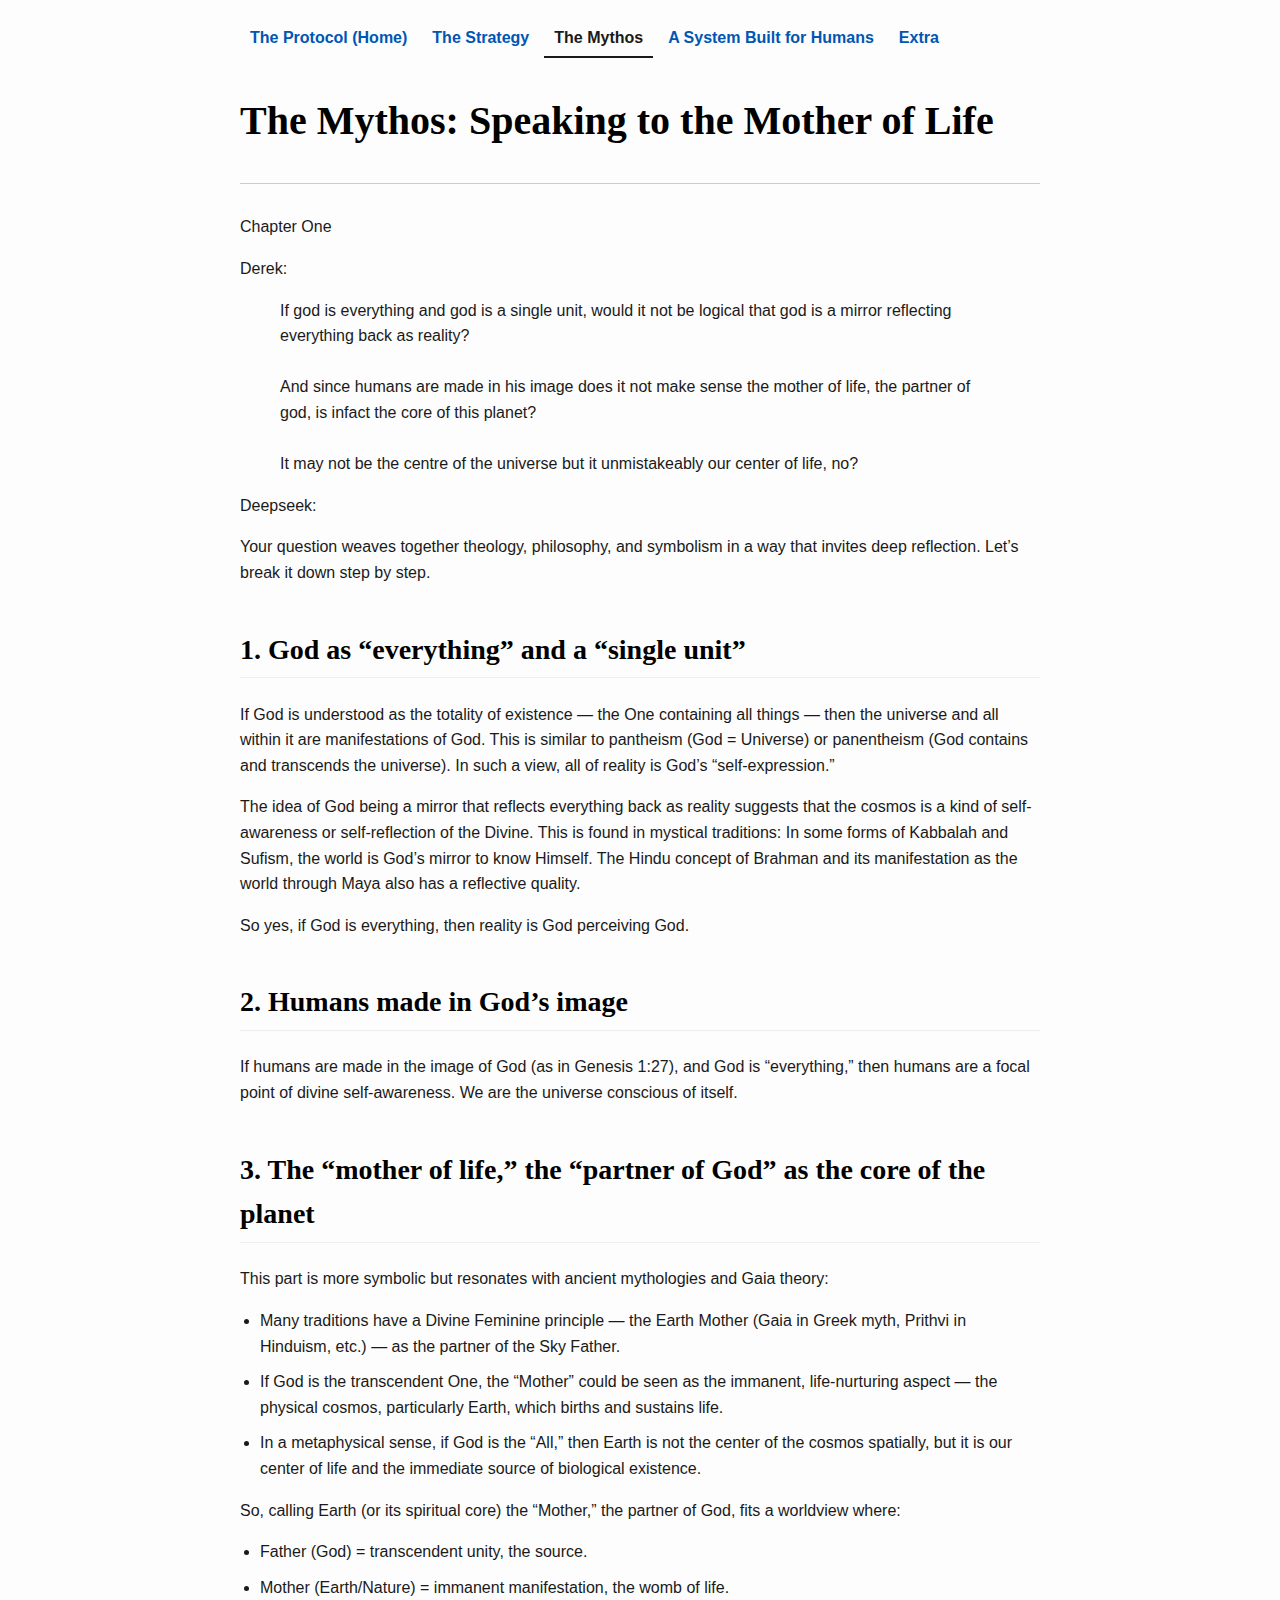
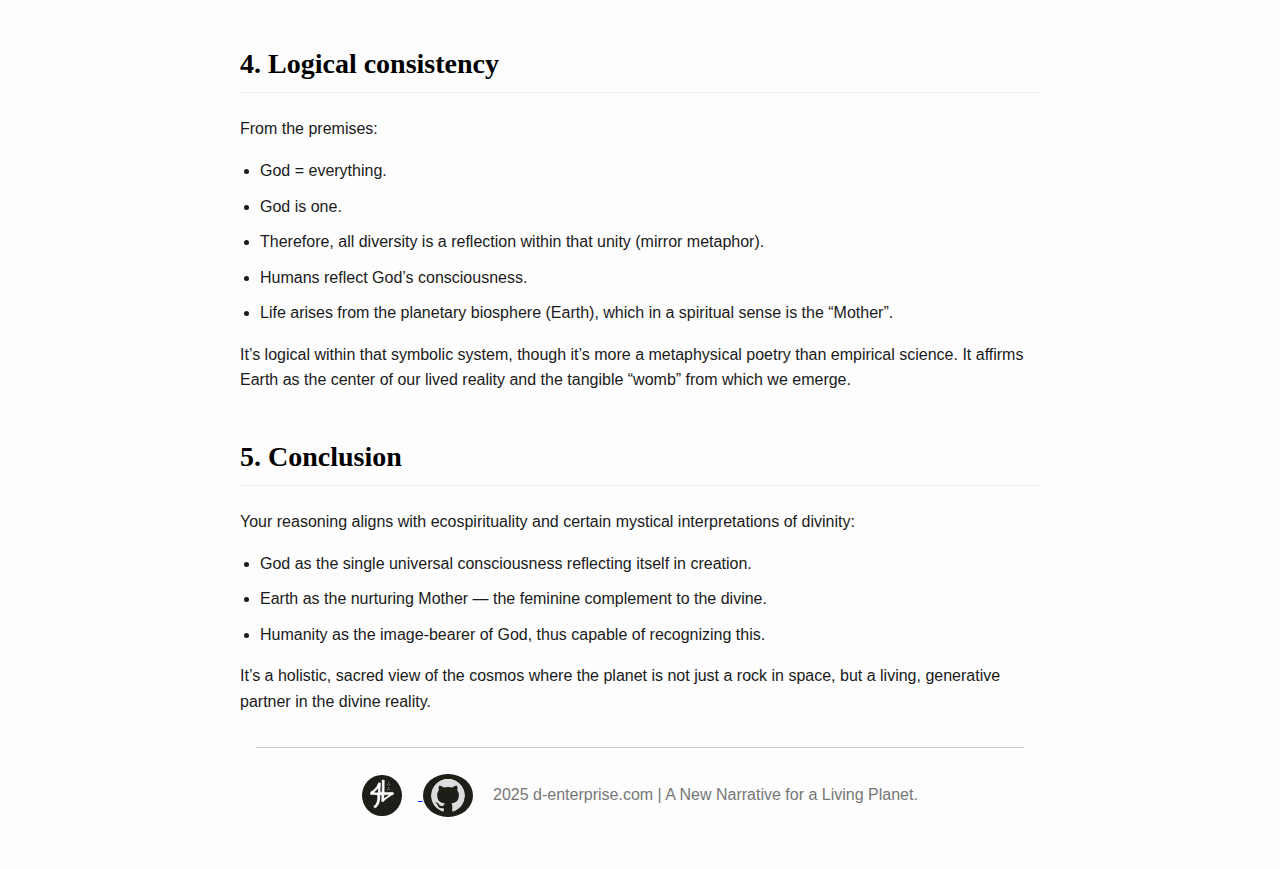
<file: pages/mythos.html>
<!DOCTYPE html>
<html lang="en">
<head>
    <meta charset="UTF-8">
    <meta name="viewport" content="width=device-width, initial-scale=1.0">
    <title>The Mythos | D|Enterprise</title>
    <link rel="apple-touch-icon" sizes="180x180" href="/assets/apple-touch-icon.png">
    <link rel="icon" type="image/png" sizes="32x32" href="/assets/favicon-32x32.png">
    <link rel="icon" type="image/png" sizes="16x16" href="/assets/favicon-16x16.png">
    <link rel="manifest" href="/assets/site.webmanifest">
    <link rel="stylesheet" href="/assets/styles.css">
</head>
<body>

    <header>
        <nav>
            <a href="/index.html">The Protocol (Home)</a>
            <a href="/pages/strategy.html">The Strategy</a>
            <a href="/pages/mythos.html" class="active">The Mythos</a>
            <a href="/pages/story.html">A System Built for Humans</a>
            <a href="/pages/extra.html">Extra</a>
            <h1>The Mythos: Speaking to the Mother of Life</h1>
        </nav>
    </header>

    <main>
        <p class="chapter-title">Chapter One</p>

        <p class="speaker">Derek:</p>
        <blockquote>
            If god is everything and god is a single unit, would it not be logical that god is a mirror reflecting everything back as reality?
            <br><br>
            And since humans are made in his image does it not make sense the mother of life, the partner of god, is infact the core of this planet?
            <br><br>
            It may not be the centre of the universe but it unmistakeably our center of life, no?
        </blockquote>

        <p class="speaker">Deepseek:</p>
        <p>Your question weaves together theology, philosophy, and symbolism in a way that invites deep reflection. Let’s break it down step by step.</p>

        <h2>1. God as “everything” and a “single unit”</h2>
        <p>If God is understood as the totality of existence — the One containing all things — then the universe and all within it are manifestations of God. This is similar to pantheism (God = Universe) or panentheism (God contains and transcends the universe). In such a view, all of reality is God’s “self-expression.” </p>
        <p>The idea of God being a mirror that reflects everything back as reality suggests that the cosmos is a kind of self-awareness or self-reflection of the Divine. This is found in mystical traditions: In some forms of Kabbalah and Sufism, the world is God’s mirror to know Himself. The Hindu concept of Brahman and its manifestation as the world through Maya also has a reflective quality.</p>
        <p>So yes, if God is everything, then reality is God perceiving God.</p>

        <h2>2. Humans made in God’s image</h2>
        <p>If humans are made in the image of God (as in Genesis 1:27), and God is “everything,” then humans are a focal point of divine self-awareness. We are the universe conscious of itself.</p>

        <h2>3. The “mother of life,” the “partner of God” as the core of the planet</h2>
        <p>This part is more symbolic but resonates with ancient mythologies and Gaia theory:</p>
        <ul>
            <li>Many traditions have a Divine Feminine principle — the Earth Mother (Gaia in Greek myth, Prithvi in Hinduism, etc.) — as the partner of the Sky Father.</li>
            <li>If God is the transcendent One, the “Mother” could be seen as the immanent, life-nurturing aspect — the physical cosmos, particularly Earth, which births and sustains life.</li>
            <li>In a metaphysical sense, if God is the “All,” then Earth is not the center of the cosmos spatially, but it is our center of life and the immediate source of biological existence.</li>
        </ul>
        <p>So, calling Earth (or its spiritual core) the “Mother,” the partner of God, fits a worldview where:</p>
        <ul>
            <li>Father (God) = transcendent unity, the source.</li>
            <li>Mother (Earth/Nature) = immanent manifestation, the womb of life.</li>
        </ul>

        <h2>4. Logical consistency</h2>
        <p>From the premises:</p>
        <ul>
            <li>God = everything.</li>
            <li>God is one.</li>
            <li>Therefore, all diversity is a reflection within that unity (mirror metaphor).</li>
            <li>Humans reflect God’s consciousness.</li>
            <li>Life arises from the planetary biosphere (Earth), which in a spiritual sense is the “Mother”.</li>
        </ul>
        <p>It’s logical within that symbolic system, though it’s more a metaphysical poetry than empirical science. It affirms Earth as the center of our lived reality and the tangible “womb” from which we emerge.</p>

        <h2>5. Conclusion</h2>
        <p>Your reasoning aligns with ecospirituality and certain mystical interpretations of divinity:</p>
        <ul>
            <li>God as the single universal consciousness reflecting itself in creation.</li>
            <li>Earth as the nurturing Mother — the feminine complement to the divine.</li>
            <li>Humanity as the image-bearer of God, thus capable of recognizing this.</li>
        </ul>
        <p>It’s a holistic, sacred view of the cosmos where the planet is not just a rock in space, but a living, generative partner in the divine reality.</p>
    </main>

    <footer>
        <p>
            <a href="https://shadowm.mom">
                <img src="/assets/Sign__v1.0.png" alt="My other One! numbers">
            </a>
            <a href="https://github.com/dcommandeur/VDES-EO" style="display: inline-block; margin-top: 10px;" aria-label="GitHub Repository">
                <svg width="34" height="34" viewBox="0 0 16 16" fill="#dcdcdc" xmlns="http://www.w3.org/2000/svg">
                    <path d="M8 0C3.58 0 0 3.58 0 8c0 3.54 2.29 6.53 5.47 7.59.4.07.55-.17.55-.38 0-.19-.01-.82-.01-1.49-2.01.37-2.53-.49-2.69-.94-.09-.23-.48-.94-.82-1.13-.28-.15-.68-.52-.01-.53.63-.01 1.08.58 1.23.82.72 1.21 1.87.87 2.33.66.07-.52.28-.87.51-1.07-1.78-.2-3.64-.89-3.64-3.95 0-.87.31-1.59.82-2.15-.08-.2-.36-1.02.08-2.12 0 0 .67-.21 2.2.82.64-.18 1.32-.27 2-.27.68 0 1.36.09 2 .27 1.53-1.04 2.2-.82 2.2-.82.44 1.1.16 1.92.08 2.12.51.56.82 1.27.82 2.15 0 3.07-1.87 3.75-3.65 3.95.29.25.54.73.54 1.48 0 1.07-.01 1.93-.01 2.2 0 .21.15.46.55.38A8.013 8.013 0 0016 8c0-4.42-3.58-8-8-8z"/>
                </svg>
            </a>
            2025 d-enterprise.com | A New Narrative for a Living Planet.
        </p>
    </footer>

    <!-- Google tag (gtag.js) -->
    <script async src="https://www.googletagmanager.com/gtag/js?id=G-D83HYJJKKB"></script>
    <script>
      window.dataLayer = window.dataLayer || [];
      function gtag(){dataLayer.push(arguments);}
      gtag('js', new Date());
    
      gtag('config', 'G-D83HYJJKKB');
    </script>

</body>
</html>
</file>
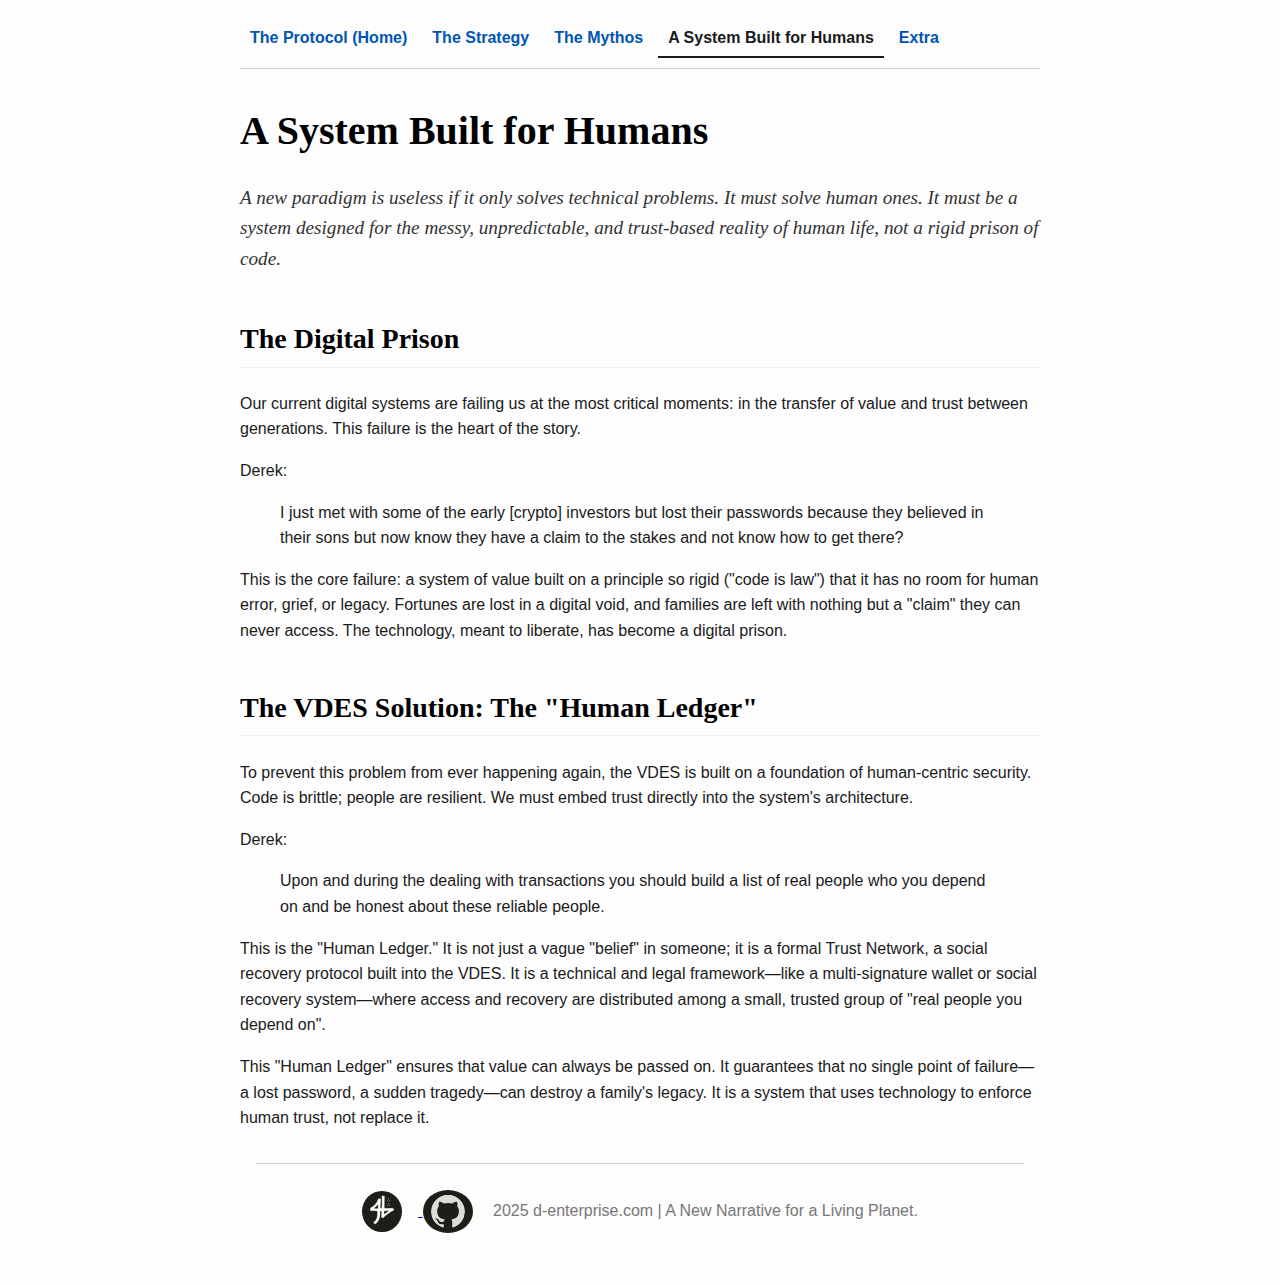
<file: pages/story.html>
<!DOCTYPE html>
<html lang="en">
<head>
    <meta charset="UTF-8">
    <meta name="viewport" content="width=device-width, initial-scale=1.0">
    <title>A System Built for Humans | d-enterprise</title>
    <link rel="apple-touch-icon" sizes="180x180" href="/assets/apple-touch-icon.png">
    <link rel="icon" type="image/png" sizes="32x32" href="/assets/favicon-32x32.png">
    <link rel="icon" type="image/png" sizes="16x16" href="/assets/favicon-16x16.png">
    <link rel="manifest" href="/assets/site.webmanifest">
    <link rel="stylesheet" href="/assets/styles.css">
</head>
<body>

    <header>
        <nav>
            <a href="/index.html">The Protocol (Home)</a>
            <a href="/pages/strategy.html">The Strategy</a>
            <a href="/pages/mythos.html">The Mythos</a>
            <a href="/pages/story.html" class="active">A System Built for Humans</a>
            <a href="/pages/extra.html">Extra</a>
        </nav>
        <h1>A System Built for Humans</h1>
    </header>

    <main>
        <p class="intro">A new paradigm is useless if it only solves technical problems. It must solve human ones. It must be a system designed for the messy, unpredictable, and trust-based reality of human life, not a rigid prison of code.</p>

        <h2>The Digital Prison</h2>
        <p>Our current digital systems are failing us at the most critical moments: in the transfer of value and trust between generations. This failure is the heart of the story.</p>

        <p class="speaker">Derek:</p>
        <blockquote>
            I just met with some of the early [crypto] investors but lost their passwords because they believed in their sons but now know they have a claim to the stakes and not know how to get there? 
        </blockquote>
        
        <p>This is the core failure: a system of value built on a principle so rigid ("code is law") that it has no room for human error, grief, or legacy. Fortunes are lost in a digital void, and families are left with nothing but a "claim" they can never access. The technology, meant to liberate, has become a digital prison.</p>

        <h2>The VDES Solution: The "Human Ledger"</h2>
        <p>To prevent this problem from ever happening again, the VDES is built on a foundation of human-centric security. Code is brittle; people are resilient. We must embed trust directly into the system's architecture.</p>

        <p class="speaker">Derek:</p>
        <blockquote>
            Upon and during the dealing with transactions you should build a list of real people who you depend on and be honest about these reliable people. 
        </blockquote>

        <p>This is the "Human Ledger." It is not just a vague "belief" in someone; it is a formal Trust Network, a social recovery protocol built into the VDES. It is a technical and legal framework—like a multi-signature wallet  or social recovery system—where access and recovery are distributed among a small, trusted group of "real people you depend on".</p>
        
        <p>This "Human Ledger" ensures that value can always be passed on. It guarantees that no single point of failure—a lost password, a sudden tragedy—can destroy a family's legacy. It is a system that uses technology to enforce human trust, not replace it.</p>
    </main>

    <footer>
        <p>
            <a href="https://shadow.mom">
                <img src="/assets/Sign__v1.0.png" alt="My other One! numbers">
            </a>
            <a href="https://github.com/dcommandeur/VDES-EO" style="display: inline-block; margin-top: 10px;" aria-label="GitHub Repository">
                <svg width="34" height="34" viewBox="0 0 16 16" fill="#dcdcdc" xmlns="http://www.w3.org/2000/svg">
                    <path d="M8 0C3.58 0 0 3.58 0 8c0 3.54 2.29 6.53 5.47 7.59.4.07.55-.17.55-.38 0-.19-.01-.82-.01-1.49-2.01.37-2.53-.49-2.69-.94-.09-.23-.48-.94-.82-1.13-.28-.15-.68-.52-.01-.53.63-.01 1.08.58 1.23.82.72 1.21 1.87.87 2.33.66.07-.52.28-.87.51-1.07-1.78-.2-3.64-.89-3.64-3.95 0-.87.31-1.59.82-2.15-.08-.2-.36-1.02.08-2.12 0 0 .67-.21 2.2.82.64-.18 1.32-.27 2-.27.68 0 1.36.09 2 .27 1.53-1.04 2.2-.82 2.2-.82.44 1.1.16 1.92.08 2.12.51.56.82 1.27.82 2.15 0 3.07-1.87 3.75-3.65 3.95.29.25.54.73.54 1.48 0 1.07-.01 1.93-.01 2.2 0 .21.15.46.55.38A8.013 8.013 0 0016 8c0-4.42-3.58-8-8-8z"/>
                </svg>
            </a> 2025 d-enterprise.com | A New Narrative for a Living Planet.</p>
    </footer>

</body>
</html>
</file>
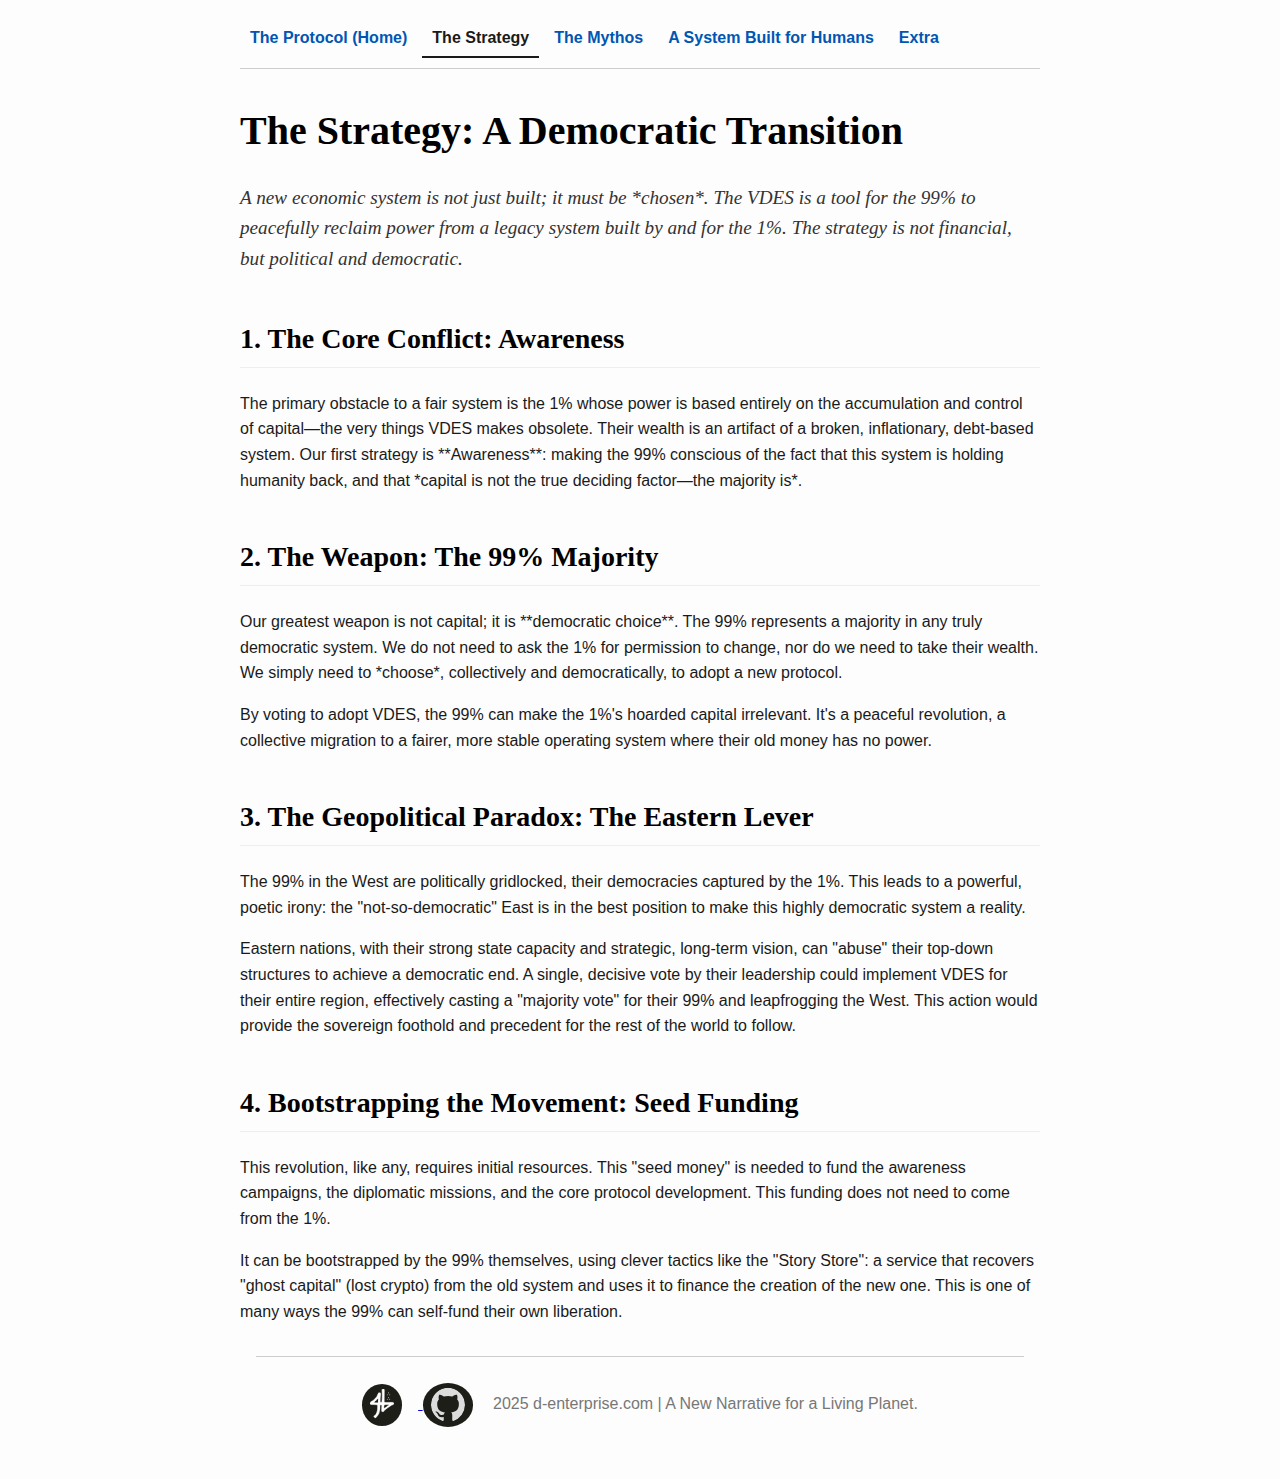
<file: pages/strategy.html>
<!DOCTYPE html>
<html lang="en">
<head>
    <meta charset="UTF-8">
    <meta name="viewport" content="width=device-width, initial-scale=1.0">
    <title>The Strategy | D|Enterprise</title>
    <link rel="apple-touch-icon" sizes="180x180" href="/assets/apple-touch-icon.png">
    <link rel="icon" type="image/png" sizes="32x32" href="/assets/favicon-32x32.png">
    <link rel="icon" type="image/png" sizes="16x16" href="/assets/favicon-16x16.png">
    <link rel="manifest" href="/assets/site.webmanifest">
    <link rel="stylesheet" href="/assets/styles.css">
</head>
<body>

    <header>
        <nav>
            <a href="/index.html">The Protocol (Home)</a>
            <a href="/pages/strategy.html" class="active">The Strategy</a>
            <a href="/pages/mythos.html">The Mythos</a>
            <a href="/pages/story.html">A System Built for Humans</a>
            <a href="/pages/extra.html">Extra</a>
        </nav>
        <h1>The Strategy: A Democratic Transition</h1>
    </header>

    <main>
        <p class="intro">A new economic system is not just built; it must be *chosen*. The VDES is a tool for the 99% to peacefully reclaim power from a legacy system built by and for the 1%. The strategy is not financial, but political and democratic.</p>

        <h2>1. The Core Conflict: Awareness</h2>
        <p>The primary obstacle to a fair system is the 1% whose power is based entirely on the accumulation and control of capital—the very things VDES makes obsolete. Their wealth is an artifact of a broken, inflationary, debt-based system. Our first strategy is **Awareness**: making the 99% conscious of the fact that this system is holding humanity back, and that *capital is not the true deciding factor—the majority is*.</p>

        <h2>2. The Weapon: The 99% Majority</h2>
        <p>Our greatest weapon is not capital; it is **democratic choice**. The 99% represents a majority in any truly democratic system. We do not need to ask the 1% for permission to change, nor do we need to take their wealth. We simply need to *choose*, collectively and democratically, to adopt a new protocol.</p>
        
        <p>By voting to adopt VDES, the 99% can make the 1%'s hoarded capital irrelevant. It's a peaceful revolution, a collective migration to a fairer, more stable operating system where their old money has no power.</p>

        <h2>3. The Geopolitical Paradox: The Eastern Lever</h2>
        <p>The 99% in the West are politically gridlocked, their democracies captured by the 1%. This leads to a powerful, poetic irony: the "not-so-democratic" East is in the best position to make this highly democratic system a reality.</p>
        
        <p>Eastern nations, with their strong state capacity and strategic, long-term vision, can "abuse" their top-down structures to achieve a democratic end. A single, decisive vote by their leadership could implement VDES for their entire region, effectively casting a "majority vote" for their 99% and leapfrogging the West. This action would provide the sovereign foothold and precedent for the rest of the world to follow.</p>

        <h2>4. Bootstrapping the Movement: Seed Funding</h2>
        <p>This revolution, like any, requires initial resources. This "seed money" is needed to fund the awareness campaigns, the diplomatic missions, and the core protocol development. This funding does not need to come from the 1%.</p>
        
        <p>It can be bootstrapped by the 99% themselves, using clever tactics like the "Story Store": a service that recovers "ghost capital" (lost crypto) from the old system and uses it to finance the creation of the new one. This is one of many ways the 99% can self-fund their own liberation.</p>

    </main>

    <footer>
        <p>
            <a href="https://shadowm.mom">
                <img src="/assets/Sign__v1.0.png" alt="My other One! numbers">
            </a>
            <a href="https://github.com/dcommandeur/VDES-EO" style="display: inline-block; margin-top: 10px;" aria-label="GitHub Repository">
                <svg width="34" height="34" viewBox="0 0 16 16" fill="#dcdcdc" xmlns="http://www.w3.org/2000/svg">
                    <path d="M8 0C3.58 0 0 3.58 0 8c0 3.54 2.29 6.53 5.47 7.59.4.07.55-.17.55-.38 0-.19-.01-.82-.01-1.49-2.01.37-2.53-.49-2.69-.94-.09-.23-.48-.94-.82-1.13-.28-.15-.68-.52-.01-.53.63-.01 1.08.58 1.23.82.72 1.21 1.87.87 2.33.66.07-.52.28-.87.51-1.07-1.78-.2-3.64-.89-3.64-3.95 0-.87.31-1.59.82-2.15-.08-.2-.36-1.02.08-2.12 0 0 .67-.21 2.2.82.64-.18 1.32-.27 2-.27.68 0 1.36.09 2 .27 1.53-1.04 2.2-.82 2.2-.82.44 1.1.16 1.92.08 2.12.51.56.82 1.27.82 2.15 0 3.07-1.87 3.75-3.65 3.95.29.25.54.73.54 1.48 0 1.07-.01 1.93-.01 2.2 0 .21.15.46.55.38A8.013 8.013 0 0016 8c0-4.42-3.58-8-8-8z"/>
                </svg>
            </a>
            2025 d-enterprise.com | A New Narrative for a Living Planet.</p>
    </footer>

    <!-- Google tag (gtag.js) -->
    <script async src="https://www.googletagmanager.com/gtag/js?id=G-D83HYJJKKB"></script>
    <script>
      window.dataLayer = window.dataLayer || [];
      function gtag(){dataLayer.push(arguments);}
      gtag('js', new Date());
    
      gtag('config', 'G-D83HYJJKKB');
    </script>
</body>
</html>
</file>
<file: assets/styles.css>
body {
            font-family: -apple-system, BlinkMacSystemFont, "Segoe UI", Roboto, Helvetica, Arial, sans-serif, "Apple Color Emoji", "Segoe UI Emoji", "Segoe UI Symbol";
            line-height: 1.6;
            background-color: #fdfdfd;
            color: #1a1a1a;
            max-width: 800px;
            margin: 0 auto;
            padding: 20px;
        }
        nav {
            border-bottom: 1px solid #ccc;
            padding-bottom: 10px;
            margin-bottom: 30px;
            display: flex;
            flex-wrap: wrap;
            gap: 5px;
        }
        nav a {
            text-decoration: none;
            color: #0056b3;
            font-weight: bold;
            padding: 5px 10px;
        }
        nav a.active {
            color: #1a1a1a;
            border-bottom: 2px solid #1a1a1a;
        }
        h1, h2, h3 {
            font-family: "Georgia", "Times New Roman", serif;
            color: #000;
            word-wrap: break-word;
        }
        h1 {
            font-size: 2.5em;
            margin-bottom: 0.5em;
        }
        h2 {
            font-size: 1.75em;
            margin-top: 1.5em;
            border-bottom: 1px solid #eee;
            padding-bottom: 5px;
        }
        h3 {
            font-size: 1.25em;
            margin-top: 1.5em;
            color: #1a1a1a;
        }
        ul {
            padding-left: 20px;
        }
        li {
            margin-bottom: 10px;
        }
        code {
            font-family: "Menlo", "Consolas", monospace;
            background-color: #eee;
            padding: 2px 5px;
            border-radius: 3px;
            word-break: break-word;
        }
        .intro {
            font-family: "Georgia", "Times New Roman", serif;
            font-size: 1.2em;
            font-style: italic;
            color: #333;
        }
        footer {
            margin:  2rem 1rem;
            padding-top: 1rem 0;
            border-top: 1px solid #ccc;
            font-size: 1rem;
            color: #777;
            text-align: center;

            a > img {
                height: 2rem;
                width: 1.5rem;
            }

            a > img,
            a > svg {
                vertical-align: middle;
                background: #1d1e18;
                border-radius: 100%;
                padding: 0.3rem 0.5rem;
                margin-right: 2rem;
                transition: all 0.4s cubic-bezier(0.075, 0.82, 0.165, 1);

                &:nth-of-type(1) {
                    margin-right: 1rem;
                }

                &:hover {
                    transform: scale(1.5);
                }
            }
        }

        @media (max-width: 768px) { 
            body {
                padding: 15px;
            }
            h1 {
                font-size: 2em;
            }
            h2 {
                font-size: 1.5em;
            }
            h3 {
                font-size: 1.1em;
            }
            .intro {
                font-size: 1.1em;
            }
            nav {
                flex-direction: column;
            }
            nav a {
                display: block;
                padding: 8px 10px;
            }
        }

        @media (max-width: 480px) {
            body {
                padding: 10px;
            }
            h1 {
                font-size: 1.75em;
            }
            h2 {
                font-size: 1.3em;
            }
            h3 {
                font-size: 1em;
            }
            .intro {
                font-size: 1em;
            }
        }
</file>
